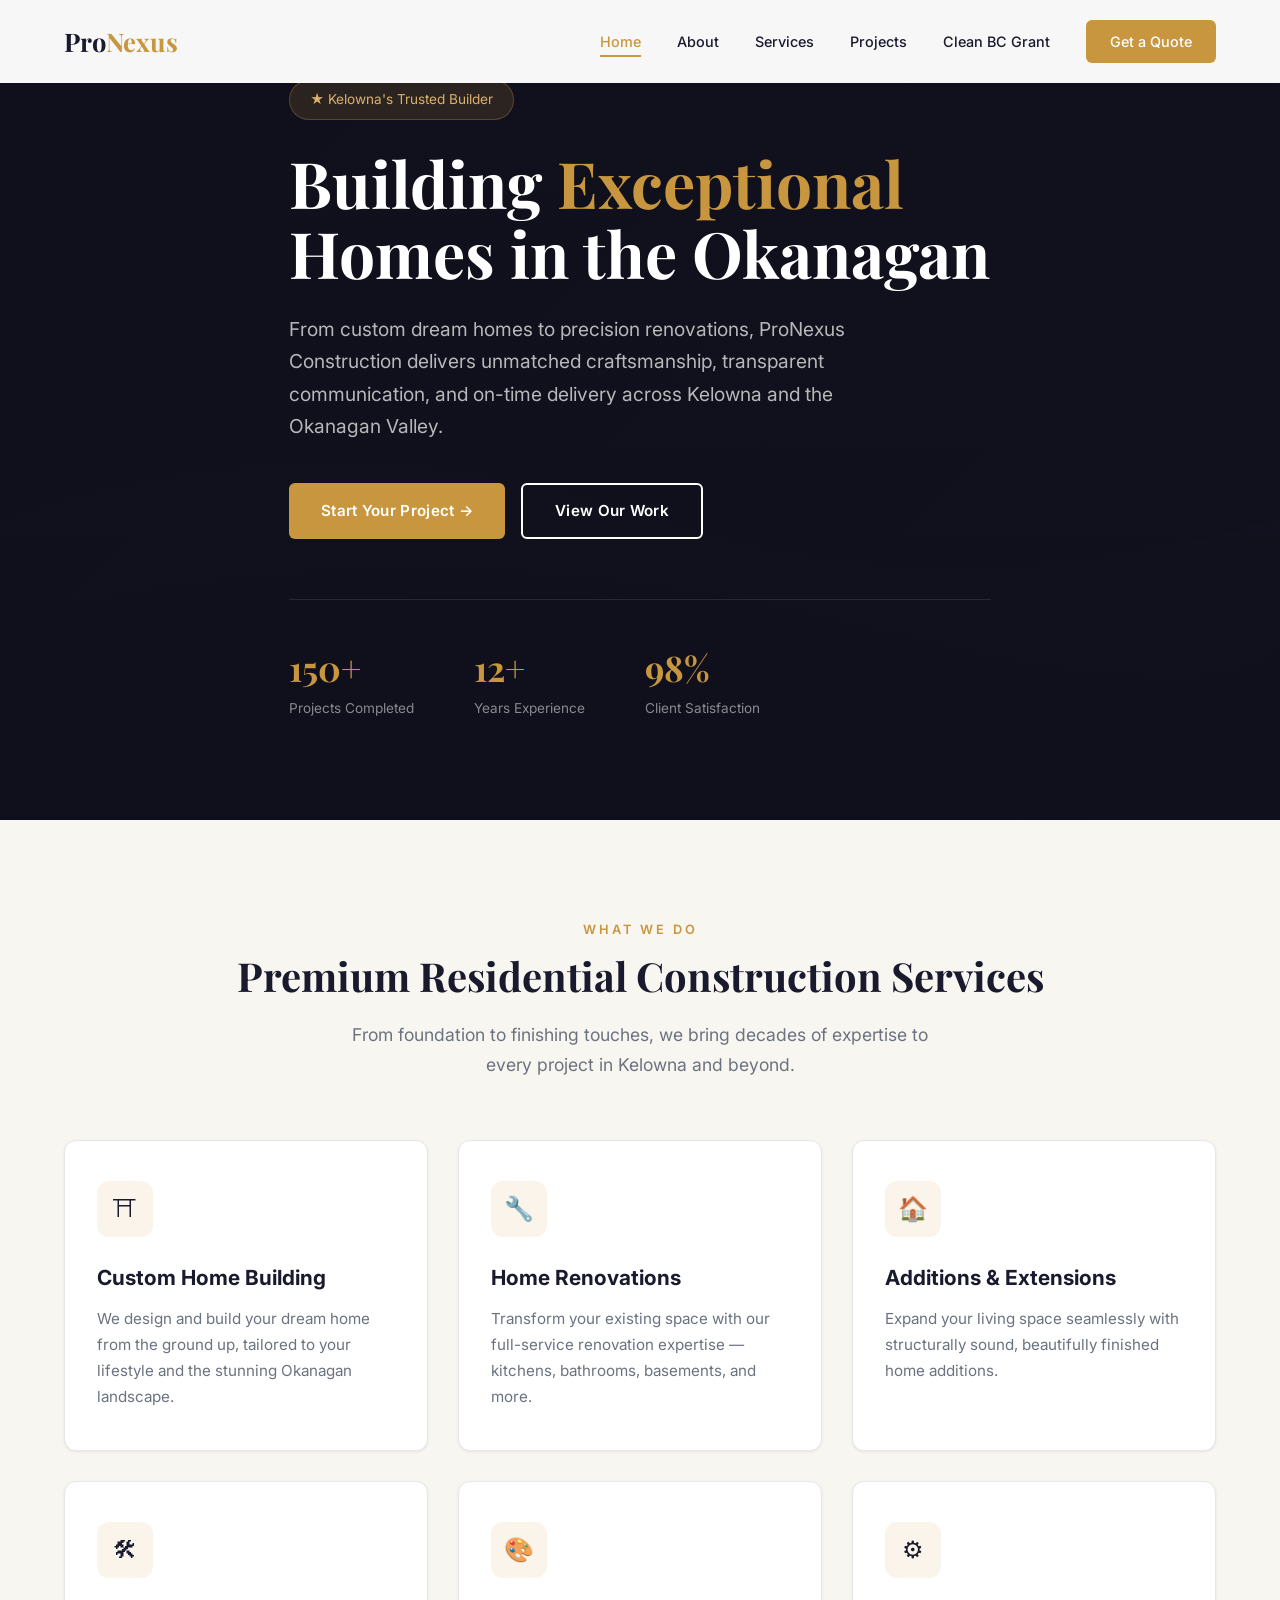
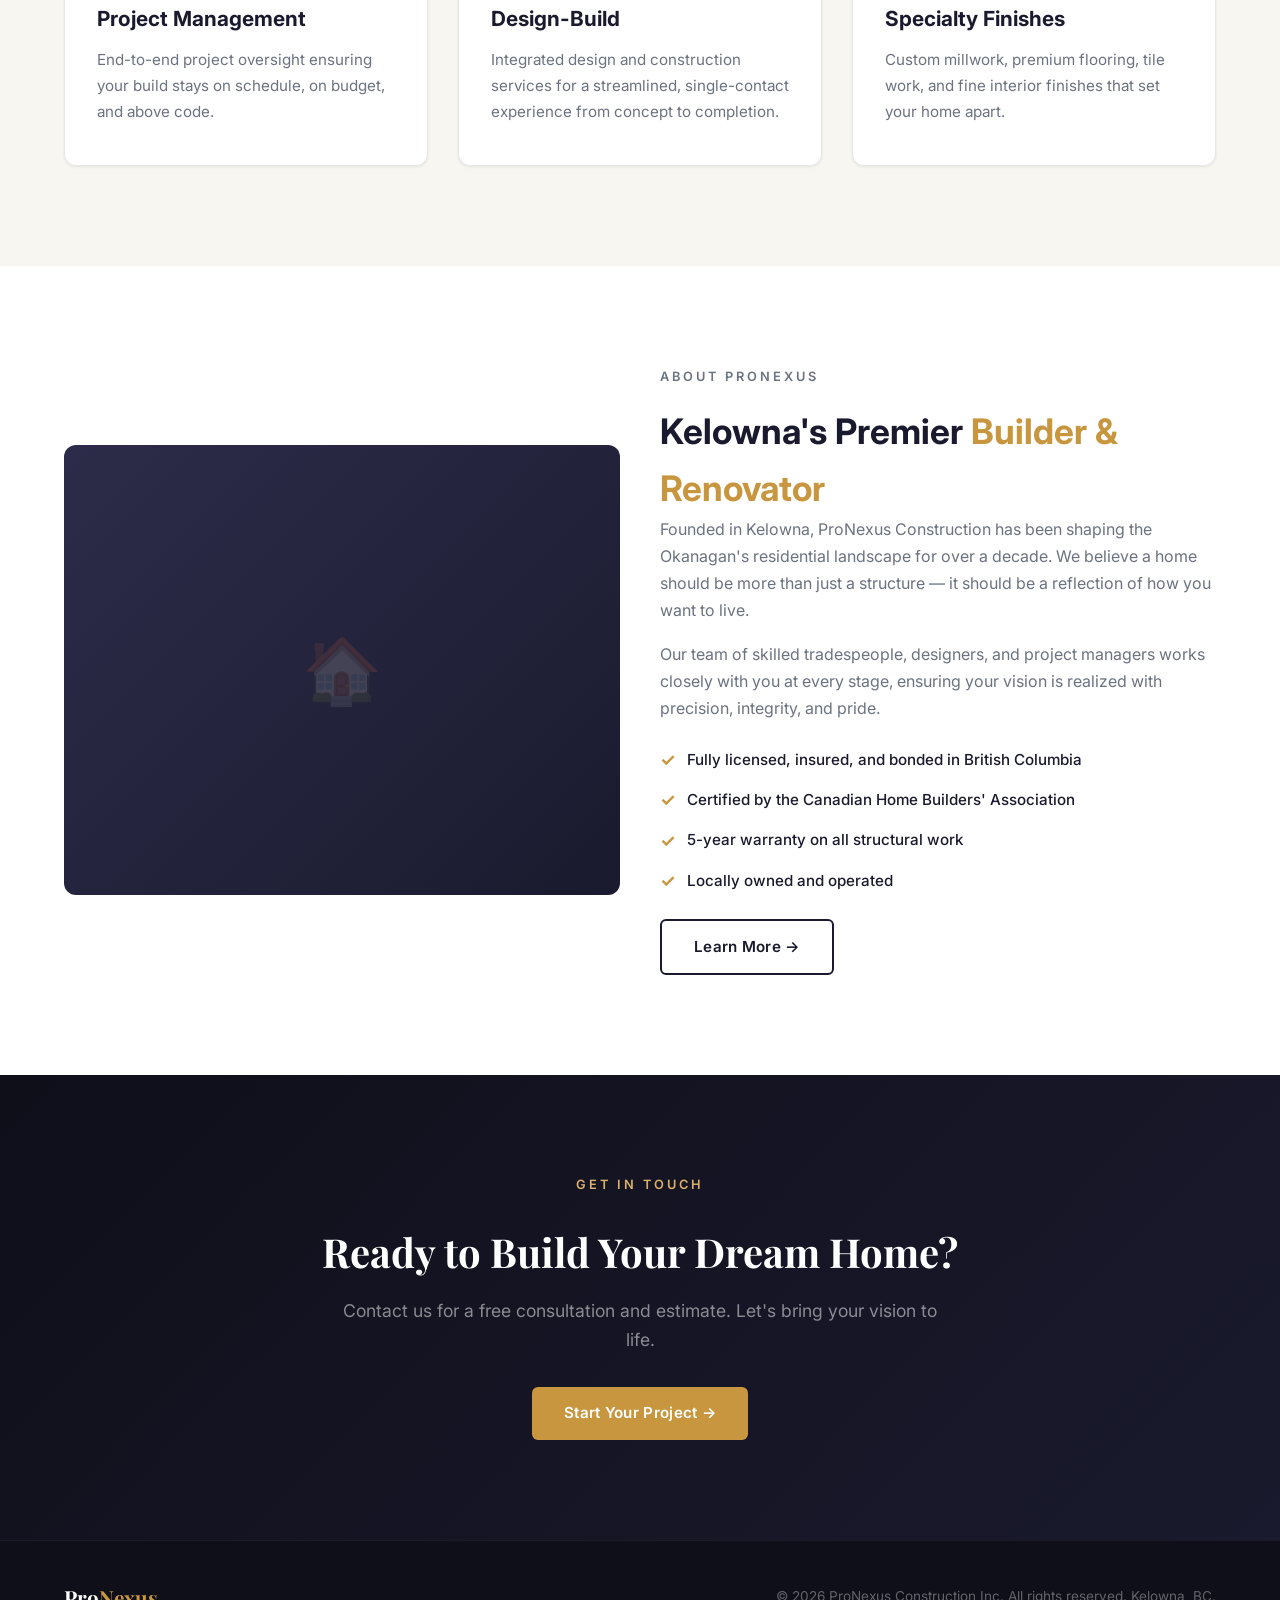
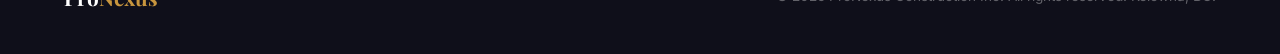
<file: index.html>
<!DOCTYPE html>
<html lang="en">
<head>
  <meta charset="UTF-8"/>
  <meta name="viewport" content="width=device-width, initial-scale=1.0"/>
  <title>ProNexus Construction | Kelowna BC - Custom Homes & Renovations</title>
  <meta name="description" content="ProNexus Construction: Kelowna's premier custom home builder and renovation experts. Quality craftsmanship, transparent pricing, on-time delivery."/>
  <link rel="preconnect" href="https://fonts.googleapis.com"/>
  <link href="https://fonts.googleapis.com/css2?family=Inter:wght@400;500;600;700;800;900&family=Playfair+Display:wght@500;600;700&display=swap" rel="stylesheet"/>
  <link rel="stylesheet" href="styles.css"/>
  <style>
    .hero {
      min-height: 90vh; position: relative;
      display: flex; align-items: center;
      background: linear-gradient(135deg, var(--clr-darker) 0%, var(--clr-dark) 100%);
      overflow: hidden; margin-top: -80px; padding-top: 80px;
    }
    .hero-bg { position: absolute; inset: 0; opacity: 0.4;
      background: url('data:image/svg+xml,<svg xmlns="http://www.w3.org/2000/svg" viewBox="0 0 1200 800"><rect fill="%231a1a2e" width="1200" height="800"/><path fill="%23222244" d="M0 500 Q 300 400 600 500 T 1200 500 L 1200 800 L 0 800 Z"/><path fill="%231b1b38" d="M0 600 Q 400 500 800 600 T 1200 600 L 1200 800 L 0 800 Z"/></svg>') center/cover no-repeat;
    }
    .hero-overlay { position: absolute; inset: 0;
      background: linear-gradient(rgba(15,15,26,.7), rgba(15,15,26,.9));
    }
    .hero-content { position: relative; z-index: 2; max-width: 750px; }
    .hero-badge {
      display: inline-flex; align-items: center; gap: 8px;
      background: rgba(200,150,62,.15); border: 1px solid rgba(200,150,62,.3);
      padding: 8px 20px; border-radius: 50px;
      font-size: 0.85rem; color: var(--clr-primary-light); margin-bottom: 28px;
    }
    .hero h1 {
      font-family: var(--ff-display); font-size: 4rem; font-weight: 700;
      color: var(--clr-white); line-height: 1.1; margin-bottom: 24px;
    }
    .hero h1 span { color: var(--clr-primary); }
    .hero p {
      font-size: 1.2rem; color: rgba(255,255,255,.7);
      line-height: 1.7; margin-bottom: 40px; max-width: 560px;
    }
    .hero-actions { display: flex; gap: 16px; flex-wrap: wrap; }
    .hero-stats {
      display: flex; gap: 60px; margin-top: 60px; padding-top: 40px;
      border-top: 1px solid rgba(255,255,255,.1);
    }
    .hero-stat h3 { font-family: var(--ff-display); font-size: 2.2rem; color: var(--clr-primary); }
    .hero-stat p { font-size: 0.85rem; color: rgba(255,255,255,.5); margin: 0; }

    .home-services { background: var(--clr-light); }
    .service-icon {
      width: 56px; height: 56px; border-radius: 12px;
      background: rgba(200,150,62,.1); display: flex; align-items: center; justify-content: center;
      margin-bottom: 24px; font-size: 1.5rem;
    }
    .service-card h3 { font-size: 1.3rem; font-weight: 700; margin-bottom: 12px; }
    .service-card p { color: var(--clr-gray); font-size: 0.95rem; line-height: 1.7; }

    .home-about { background: var(--clr-white); }
    .home-about .grid-2 { align-items: center; }
    .about-image-placeholder {
      width: 100%; height: 450px; border-radius: 12px;
      background: linear-gradient(135deg, #2c2c4a 0%, #1a1a2e 100%);
      display: flex; align-items: center; justify-content: center;
      color: rgba(255,255,255,.15); font-size: 4rem;
    }
    .home-about h2 { font-size: 2.2rem; }
    .home-about p { color: var(--clr-gray); margin-bottom: 16px; line-height: 1.7; }
    .about-features { margin-top: 24px; display: grid; gap: 12px; }
    .about-features li {
      display: flex; align-items: center; gap: 12px;
      font-weight: 500; font-size: 0.95rem;
    }
    .about-features li::before {
      content: '\2713'; color: var(--clr-primary); font-weight: 700; font-size: 1.1rem;
    }

    .home-cta {
      background: linear-gradient(135deg, var(--clr-darker) 0%, var(--clr-dark) 100%);
      text-align: center; color: var(--clr-white);
    }
    .home-cta h2 { color: var(--clr-white); }
    .home-cta p { color: rgba(255,255,255,.5); margin: 0 auto 32px; }

    @media (max-width: 768px) {
      .hero { min-height: 80vh; }
      .hero h1 { font-size: 2.5rem; }
      .hero p { font-size: 1rem; }
      .hero-stats { gap: 30px; flex-wrap: wrap; }
      .hero-stat h3 { font-size: 1.6rem; }
      .home-about h2 { font-size: 1.8rem; }
      .about-image-placeholder { height: 280px; }
    }
    @media (max-width: 480px) {
      .hero h1 { font-size: 2rem; }
      .hero-actions { flex-direction: column; }
      .hero-stats { gap: 20px; }
    }
  </style>
</head>
<body>
  <nav>
    <div class="container nav-inner">
      <a href="index.html" class="logo">Pro<span>Nexus</span></a>
      <div class="nav-links" id="navLinks">
        <a href="index.html" class="active">Home</a>
        <a href="about.html">About</a>
        <a href="services.html">Services</a>
        <a href="projects.html">Projects</a>
        <a href="clean-bc-homes.html">Clean BC Grant</a>
        <a href="contact.html" class="nav-cta">Get a Quote</a>
      </div>
      <button class="hamburger" id="hamburger" aria-label="Toggle navigation">
        <span></span><span></span><span></span>
      </button>
    </div>
  </nav>

  <section class="hero">
    <div class="hero-bg"></div>
    <div class="hero-overlay"></div>
    <div class="container hero-content">
      <div class="hero-badge">&#9733; Kelowna's Trusted Builder</div>
      <h1>Building <span>Exceptional</span> Homes in the Okanagan</h1>
      <p>From custom dream homes to precision renovations, ProNexus Construction delivers unmatched craftsmanship, transparent communication, and on-time delivery across Kelowna and the Okanagan Valley.</p>
      <div class="hero-actions">
        <a href="contact.html" class="btn btn-primary">Start Your Project &#8594;</a>
        <a href="projects.html" class="btn btn-outline">View Our Work</a>
      </div>
      <div class="hero-stats">
        <div class="hero-stat"><h3>150+</h3><p>Projects Completed</p></div>
        <div class="hero-stat"><h3>12+</h3><p>Years Experience</p></div>
        <div class="hero-stat"><h3>98%</h3><p>Client Satisfaction</p></div>
      </div>
    </div>
  </section>

  <section class="home-services">
    <div class="container">
      <div class="section-header">
        <p class="section-label">What We Do</p>
        <h2 class="section-title">Premium Residential Construction Services</h2>
        <p class="section-desc">From foundation to finishing touches, we bring decades of expertise to every project in Kelowna and beyond.</p>
      </div>
      <div class="grid-3">
        <div class="card service-card fade-in">
          <div class="service-icon">&#9961;</div>
          <h3>Custom Home Building</h3>
          <p>We design and build your dream home from the ground up, tailored to your lifestyle and the stunning Okanagan landscape.</p>
        </div>
        <div class="card service-card fade-in">
          <div class="service-icon">&#128295;</div>
          <h3>Home Renovations</h3>
          <p>Transform your existing space with our full-service renovation expertise &mdash; kitchens, bathrooms, basements, and more.</p>
        </div>
        <div class="card service-card fade-in">
          <div class="service-icon">&#127968;</div>
          <h3>Additions &amp; Extensions</h3>
          <p>Expand your living space seamlessly with structurally sound, beautifully finished home additions.</p>
        </div>
        <div class="card service-card fade-in">
          <div class="service-icon">&#128736;</div>
          <h3>Project Management</h3>
          <p>End-to-end project oversight ensuring your build stays on schedule, on budget, and above code.</p>
        </div>
        <div class="card service-card fade-in">
          <div class="service-icon">&#127912;</div>
          <h3>Design-Build</h3>
          <p>Integrated design and construction services for a streamlined, single-contact experience from concept to completion.</p>
        </div>
        <div class="card service-card fade-in">
          <div class="service-icon">&#9881;</div>
          <h3>Specialty Finishes</h3>
          <p>Custom millwork, premium flooring, tile work, and fine interior finishes that set your home apart.</p>
        </div>
      </div>
    </div>
  </section>

  <section class="home-about">
    <div class="container grid-2">
      <div class="about-image-placeholder">&#127968;</div>
      <div>
        <p class="section-label">About ProNexus</p>
        <h2>Kelowna's Premier <span style="color:var(--clr-primary)">Builder &amp; Renovator</span></h2>
        <p>Founded in Kelowna, ProNexus Construction has been shaping the Okanagan's residential landscape for over a decade. We believe a home should be more than just a structure &mdash; it should be a reflection of how you want to live.</p>
        <p>Our team of skilled tradespeople, designers, and project managers works closely with you at every stage, ensuring your vision is realized with precision, integrity, and pride.</p>
        <ul class="about-features">
          <li>Fully licensed, insured, and bonded in British Columbia</li>
          <li>Certified by the Canadian Home Builders' Association</li>
          <li>5-year warranty on all structural work</li>
          <li>Locally owned and operated</li>
        </ul>
        <a href="about.html" class="btn btn-outline-dark" style="margin-top:24px">Learn More &#8594;</a>
      </div>
    </div>
  </section>

  <section class="home-cta">
    <div class="container">
      <p class="section-label" style="color:var(--clr-primary-light)">Get In Touch</p>
      <h2 class="section-title" style="color:var(--clr-white)">Ready to Build Your Dream Home?</h2>
      <p class="section-desc">Contact us for a free consultation and estimate. Let's bring your vision to life.</p>
      <a href="contact.html" class="btn btn-primary">Start Your Project &#8594;</a>
    </div>
  </section>

  <footer>
    <div class="container footer-inner">
      <a href="index.html" class="logo">Pro<span>Nexus</span></a>
      <p>&copy; 2026 ProNexus Construction Inc. All rights reserved. Kelowna, BC.</p>
    </div>
  </footer>

  <script>
    document.getElementById('hamburger').addEventListener('click', function(){
      this.classList.toggle('active');
      document.getElementById('navLinks').classList.toggle('open');
    });
    document.querySelectorAll('.nav-links a').forEach(function(l){
      l.addEventListener('click', function(){
        document.getElementById('hamburger').classList.remove('active');
        document.getElementById('navLinks').classList.remove('open');
      });
    });
    var observer = new IntersectionObserver(function(entries){
      entries.forEach(function(e){
        if(e.isIntersecting){ e.target.classList.add('visible'); }
      });
    }, {threshold:0.1});
    document.querySelectorAll('.fade-in').forEach(function(el){ observer.observe(el); });
  </script>
</body>
</html>
</file>
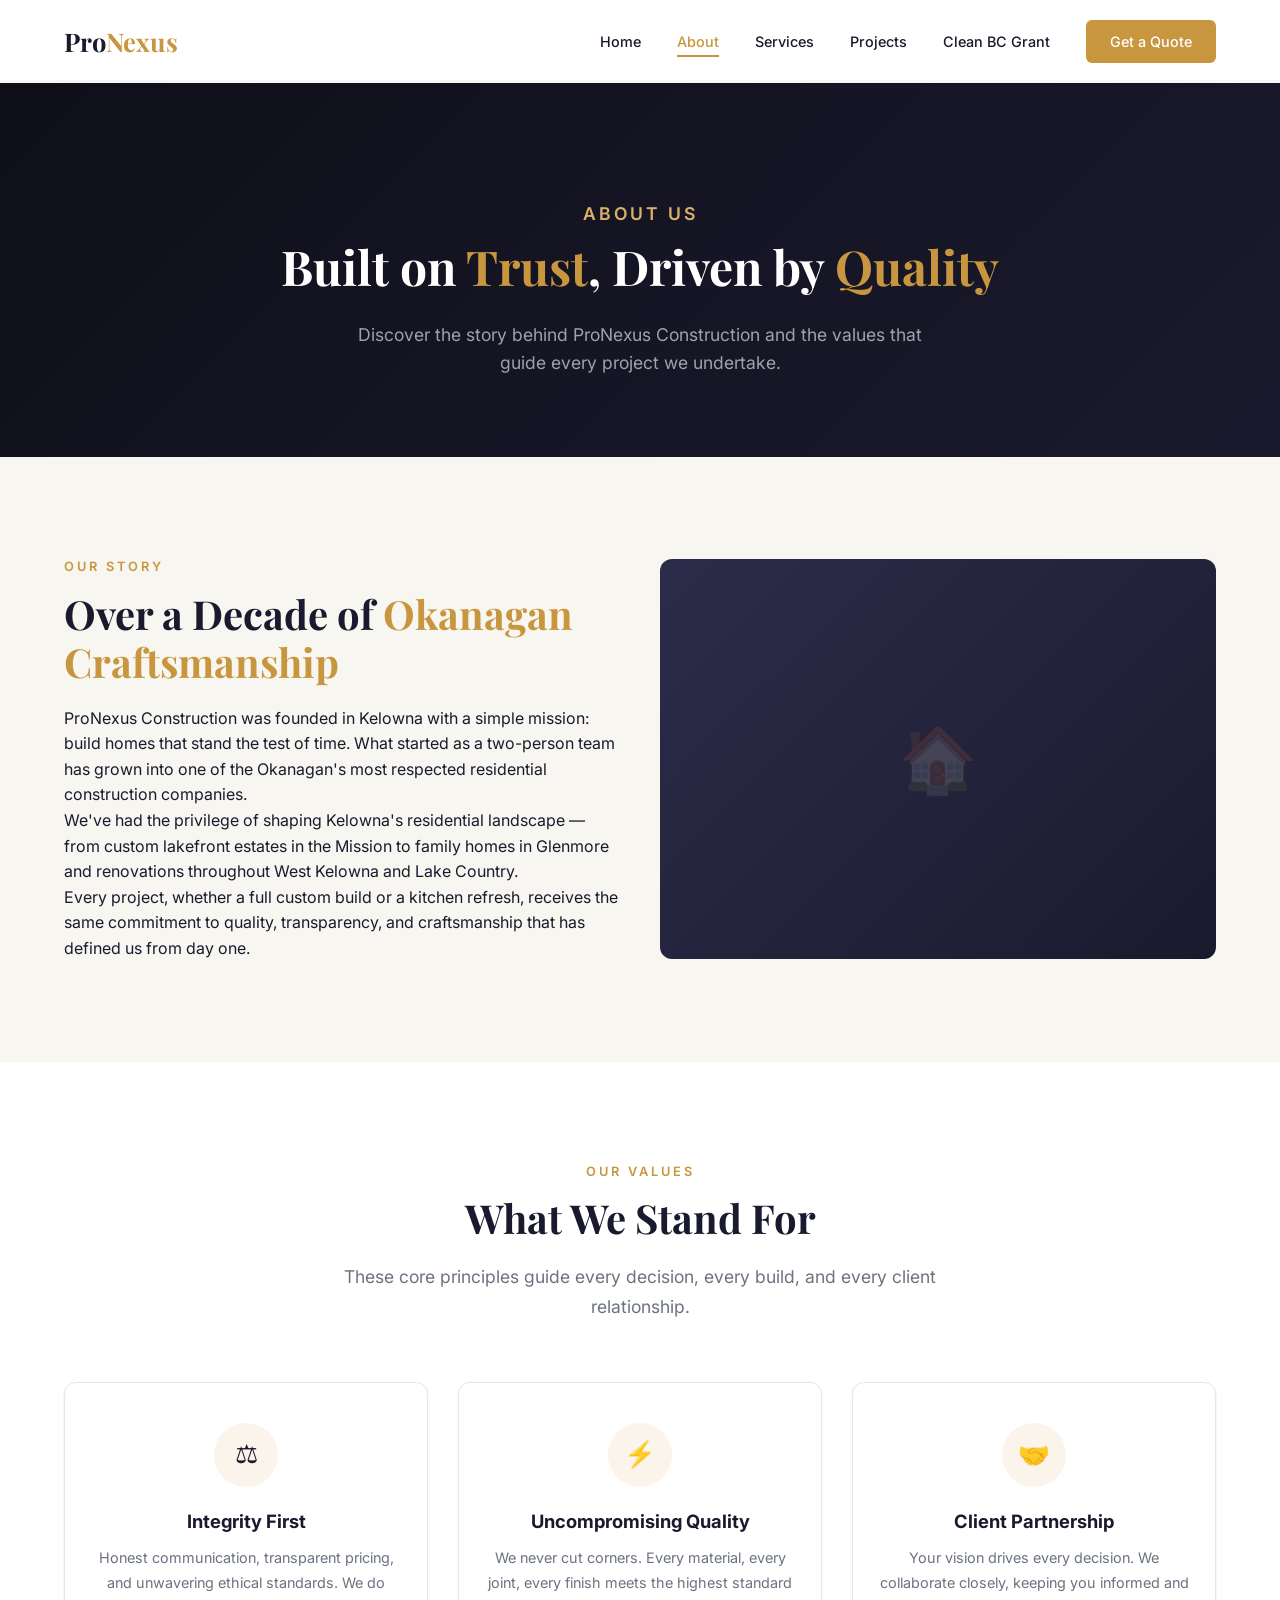
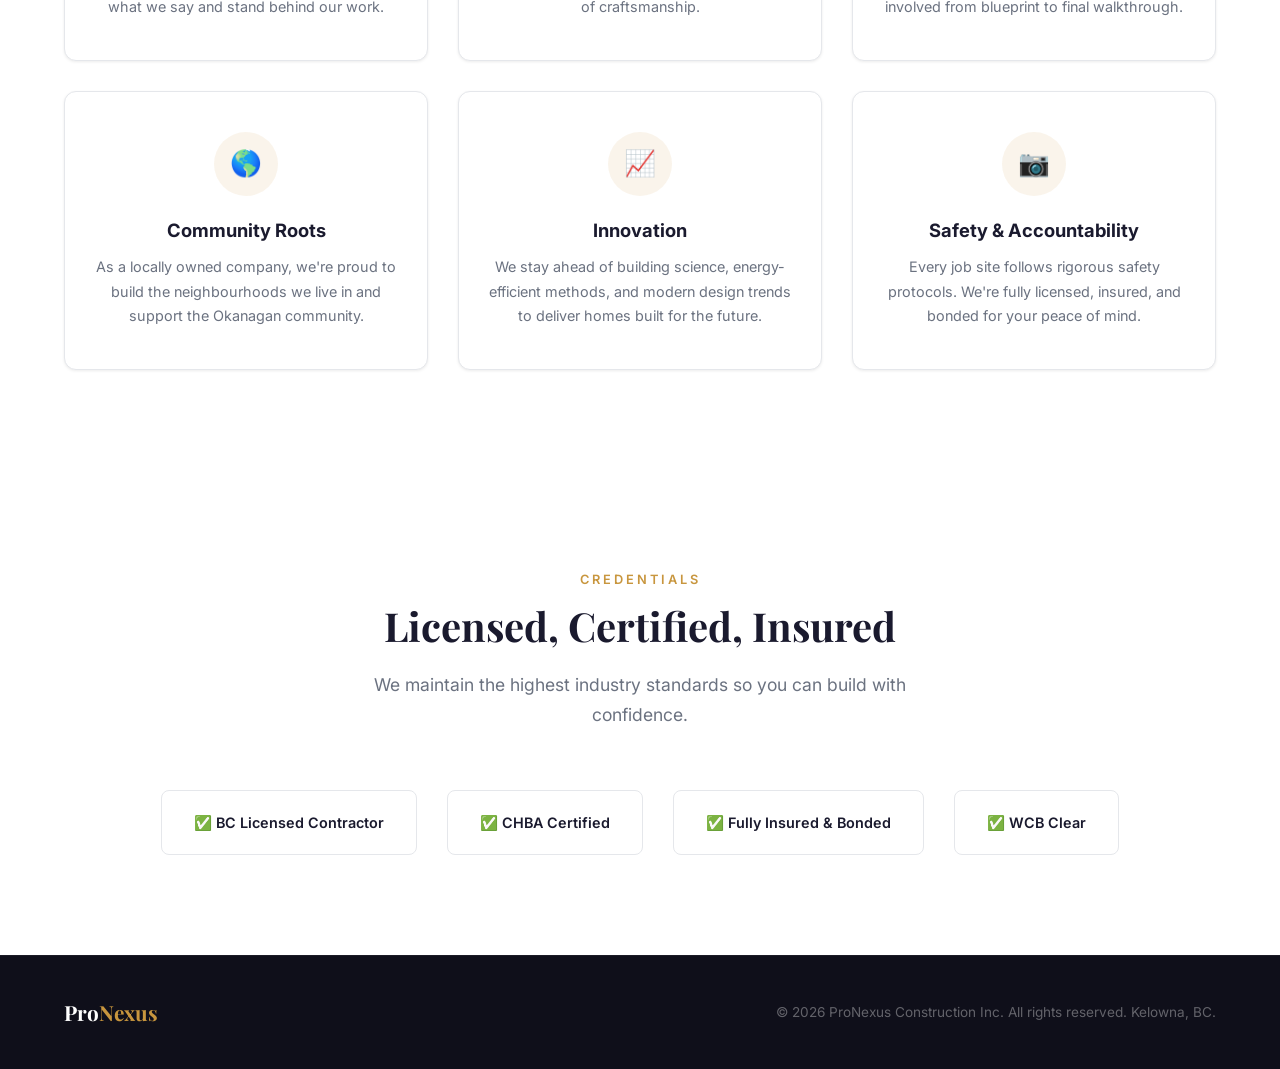
<file: about.html>
<!DOCTYPE html>
<html lang="en">
<head>
  <meta charset="UTF-8"/>
  <meta name="viewport" content="width=device-width, initial-scale=1.0"/>
  <title>About Us | ProNexus Construction - Kelowna BC</title>
  <meta name="description" content="Learn about ProNexus Construction - Kelowna's trusted custom home builder and renovation experts with over 12 years of experience."/>
  <link rel="preconnect" href="https://fonts.googleapis.com"/>
  <link href="https://fonts.googleapis.com/css2?family=Inter:wght@400;500;600;700;800;900&family=Playfair+Display:wght@500;600;700&display=swap" rel="stylesheet"/>
  <link rel="stylesheet" href="styles.css"/>
  <style>
    .about-mission { background: var(--clr-light); }
    .about-mission .grid-2 { align-items: center; }
    .about-image {
      width: 100%; height: 400px; border-radius: 12px;
      background: linear-gradient(135deg, #2c2c4a 0%, #1a1a2e 100%);
      display: flex; align-items: center; justify-content: center;
      color: rgba(255,255,255,.15); font-size: 4rem;
    }
    .values-grid { display: grid; grid-template-columns: repeat(3, 1fr); gap: 30px; }
    .value-card { text-align: center; padding: 40px 24px; }
    .value-icon {
      width: 64px; height: 64px; border-radius: 50%;
      background: rgba(200,150,62,.1); display: flex; align-items: center; justify-content: center;
      margin: 0 auto 20px; font-size: 1.6rem;
    }
    .value-card h3 { font-size: 1.15rem; font-weight: 700; margin-bottom: 10px; }
    .value-card p { color: var(--clr-gray); font-size: 0.9rem; line-height: 1.7; }

    .team-grid { display: grid; grid-template-columns: repeat(3, 1fr); gap: 30px; }
    .team-card { text-align: center; padding: 36px 24px; }
    .team-avatar {
      width: 96px; height: 96px; border-radius: 50%;
      background: var(--clr-border); display: flex; align-items: center; justify-content: center;
      margin: 0 auto 16px; font-weight: 700; font-size: 1.6rem; color: var(--clr-gray);
    }
    .team-card h3 { font-size: 1.1rem; font-weight: 700; }
    .team-card .role { color: var(--clr-primary); font-size: 0.85rem; font-weight: 600; margin: 4px 0 10px; }
    .team-card p { color: var(--clr-gray); font-size: 0.9rem; }

    .cert-badges { display: flex; gap: 30px; justify-content: center; flex-wrap: wrap; margin-top: 40px; }
    .cert-badge {
      background: var(--clr-white); border: 1px solid var(--clr-border);
      padding: 20px 32px; border-radius: 8px; font-weight: 600; font-size: 0.9rem;
      display: flex; align-items: center; gap: 10px;
    }

    @media (max-width: 768px) {
      .values-grid, .team-grid { grid-template-columns: 1fr; }
      .about-image { height: 250px; }
      .cert-badges { flex-direction: column; align-items: center; }
    }
  </style>
</head>
<body>
  <nav>
    <div class="container nav-inner">
      <a href="index.html" class="logo">Pro<span>Nexus</span></a>
      <div class="nav-links" id="navLinks">
        <a href="index.html">Home</a>
        <a href="about.html" class="active">About</a>
        <a href="services.html">Services</a>
        <a href="projects.html">Projects</a>
        <a href="clean-bc-homes.html">Clean BC Grant</a>
        <a href="contact.html" class="nav-cta">Get a Quote</a>
      </div>
      <button class="hamburger" id="hamburger" aria-label="Toggle navigation">
        <span></span><span></span><span></span>
      </button>
    </div>
  </nav>

  <section class="page-hero">
    <div class="container">
      <p class="section-label" style="color:var(--clr-primary-light)">About Us</p>
      <h1>Built on <span style="color:var(--clr-primary)">Trust</span>, Driven by <span style="color:var(--clr-primary)">Quality</span></h1>
      <p>Discover the story behind ProNexus Construction and the values that guide every project we undertake.</p>
    </div>
  </section>

  <section class="about-mission">
    <div class="container grid-2">
      <div>
        <p class="section-label">Our Story</p>
        <h2 class="section-title">Over a Decade of <span style="color:var(--clr-primary)">Okanagan Craftsmanship</span></h2>
        <p>ProNexus Construction was founded in Kelowna with a simple mission: build homes that stand the test of time. What started as a two-person team has grown into one of the Okanagan's most respected residential construction companies.</p>
        <p>We've had the privilege of shaping Kelowna's residential landscape &mdash; from custom lakefront estates in the Mission to family homes in Glenmore and renovations throughout West Kelowna and Lake Country.</p>
        <p>Every project, whether a full custom build or a kitchen refresh, receives the same commitment to quality, transparency, and craftsmanship that has defined us from day one.</p>
      </div>
      <div class="about-image">&#127968;</div>
    </div>
  </section>

  <section>
    <div class="container">
      <div class="section-header">
        <p class="section-label">Our Values</p>
        <h2 class="section-title">What We Stand For</h2>
        <p class="section-desc">These core principles guide every decision, every build, and every client relationship.</p>
      </div>
      <div class="values-grid">
        <div class="card value-card fade-in">
          <div class="value-icon">&#9878;</div>
          <h3>Integrity First</h3>
          <p>Honest communication, transparent pricing, and unwavering ethical standards. We do what we say and stand behind our work.</p>
        </div>
        <div class="card value-card fade-in">
          <div class="value-icon">&#9889;</div>
          <h3>Uncompromising Quality</h3>
          <p>We never cut corners. Every material, every joint, every finish meets the highest standard of craftsmanship.</p>
        </div>
        <div class="card value-card fade-in">
          <div class="value-icon">&#129309;</div>
          <h3>Client Partnership</h3>
          <p>Your vision drives every decision. We collaborate closely, keeping you informed and involved from blueprint to final walkthrough.</p>
        </div>
        <div class="card value-card fade-in">
          <div class="value-icon">&#127758;</div>
          <h3>Community Roots</h3>
          <p>As a locally owned company, we're proud to build the neighbourhoods we live in and support the Okanagan community.</p>
        </div>
        <div class="card value-card fade-in">
          <div class="value-icon">&#128200;</div>
          <h3>Innovation</h3>
          <p>We stay ahead of building science, energy-efficient methods, and modern design trends to deliver homes built for the future.</p>
        </div>
        <div class="card value-card fade-in">
          <div class="value-icon">&#128247;</div>
          <h3>Safety &amp; Accountability</h3>
          <p>Every job site follows rigorous safety protocols. We're fully licensed, insured, and bonded for your peace of mind.</p>
        </div>
      </div>
    </div>
  </section>



  <section>
    <div class="container">
      <div class="section-header">
        <p class="section-label">Credentials</p>
        <h2 class="section-title">Licensed, Certified, Insured</h2>
        <p class="section-desc">We maintain the highest industry standards so you can build with confidence.</p>
      </div>
      <div class="cert-badges">
        <div class="cert-badge">&#9989; BC Licensed Contractor</div>
        <div class="cert-badge">&#9989; CHBA Certified</div>
        <div class="cert-badge">&#9989; Fully Insured &amp; Bonded</div>
        <div class="cert-badge">&#9989; WCB Clear</div>
      </div>
    </div>
  </section>

  <footer>
    <div class="container footer-inner">
      <a href="index.html" class="logo">Pro<span>Nexus</span></a>
      <p>&copy; 2026 ProNexus Construction Inc. All rights reserved. Kelowna, BC.</p>
    </div>
  </footer>

  <script>
    document.getElementById('hamburger').addEventListener('click', function(){
      this.classList.toggle('active');
      document.getElementById('navLinks').classList.toggle('open');
    });
    document.querySelectorAll('.nav-links a').forEach(function(l){
      l.addEventListener('click', function(){
        document.getElementById('hamburger').classList.remove('active');
        document.getElementById('navLinks').classList.remove('open');
      });
    });
    var observer = new IntersectionObserver(function(entries){
      entries.forEach(function(e){
        if(e.isIntersecting){ e.target.classList.add('visible'); }
      });
    }, {threshold:0.1});
    document.querySelectorAll('.fade-in').forEach(function(el){ observer.observe(el); });
  </script>
</body>
</html>
</file>
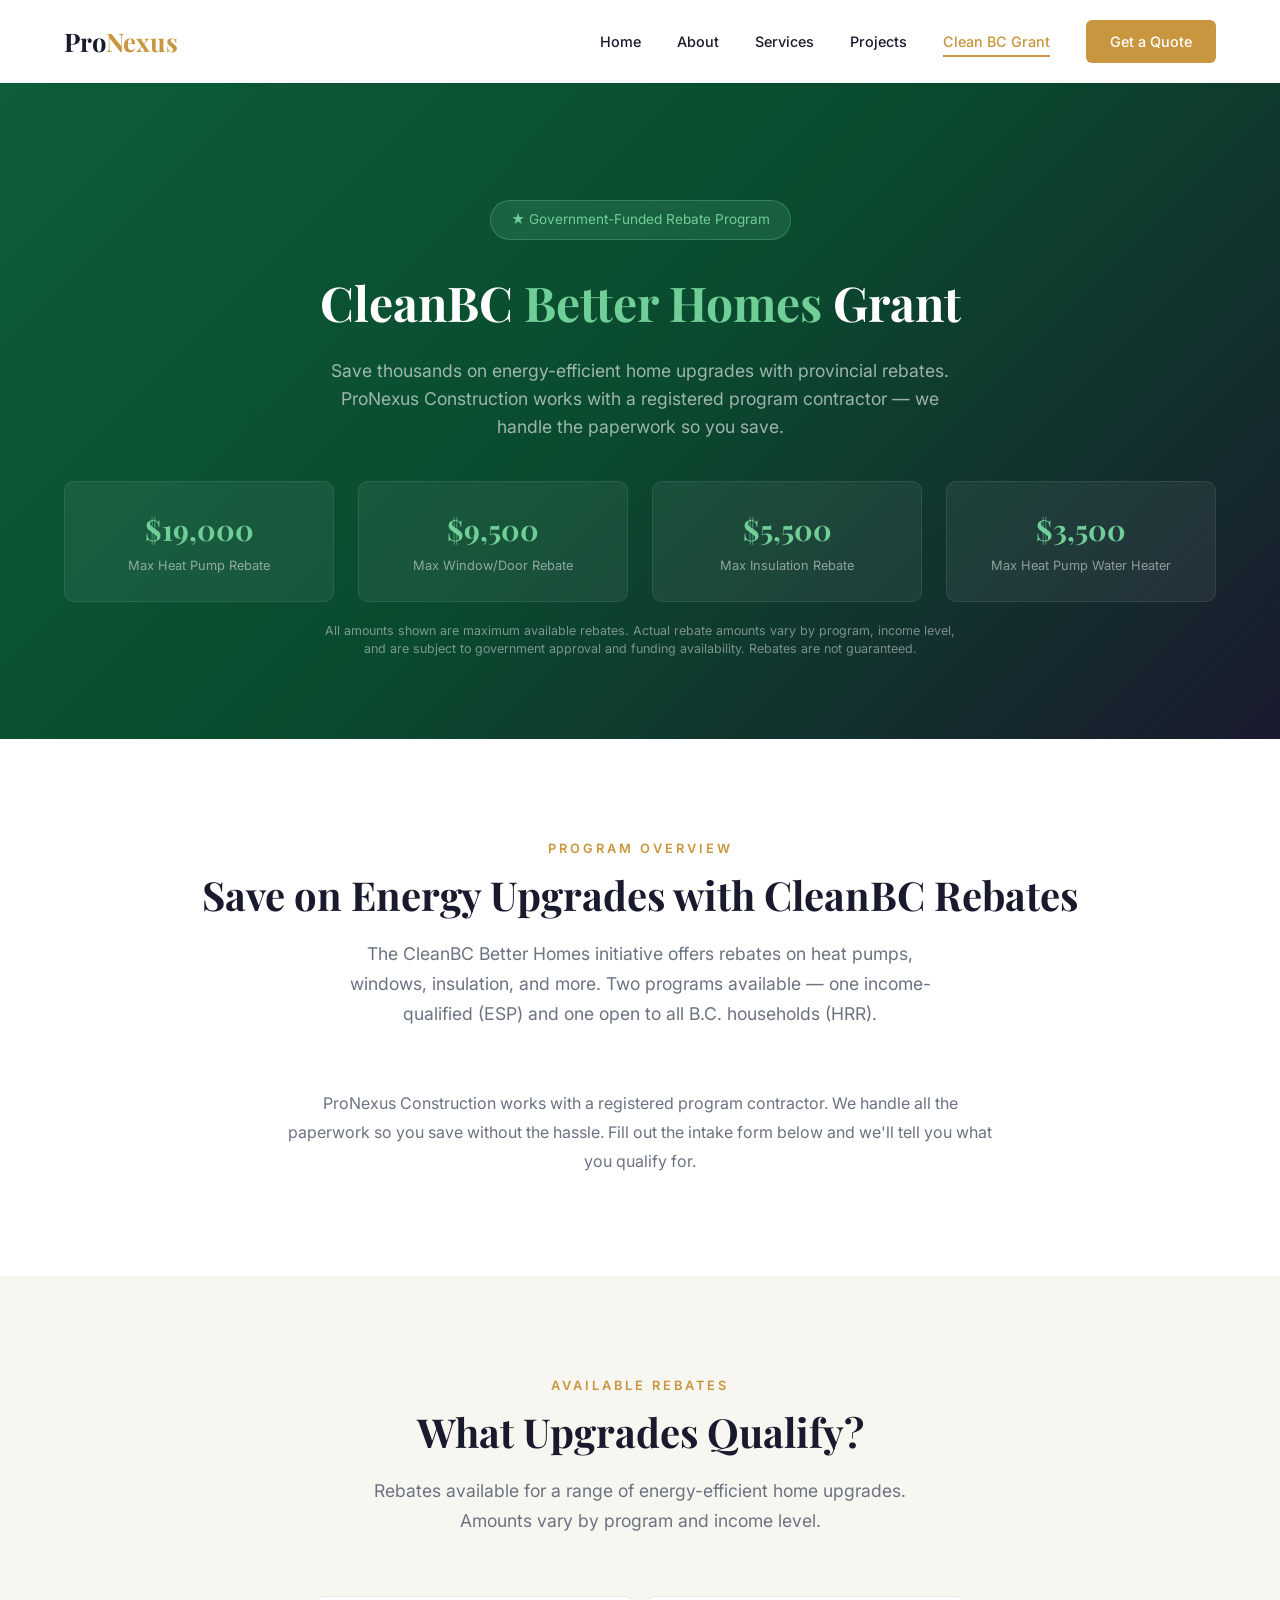
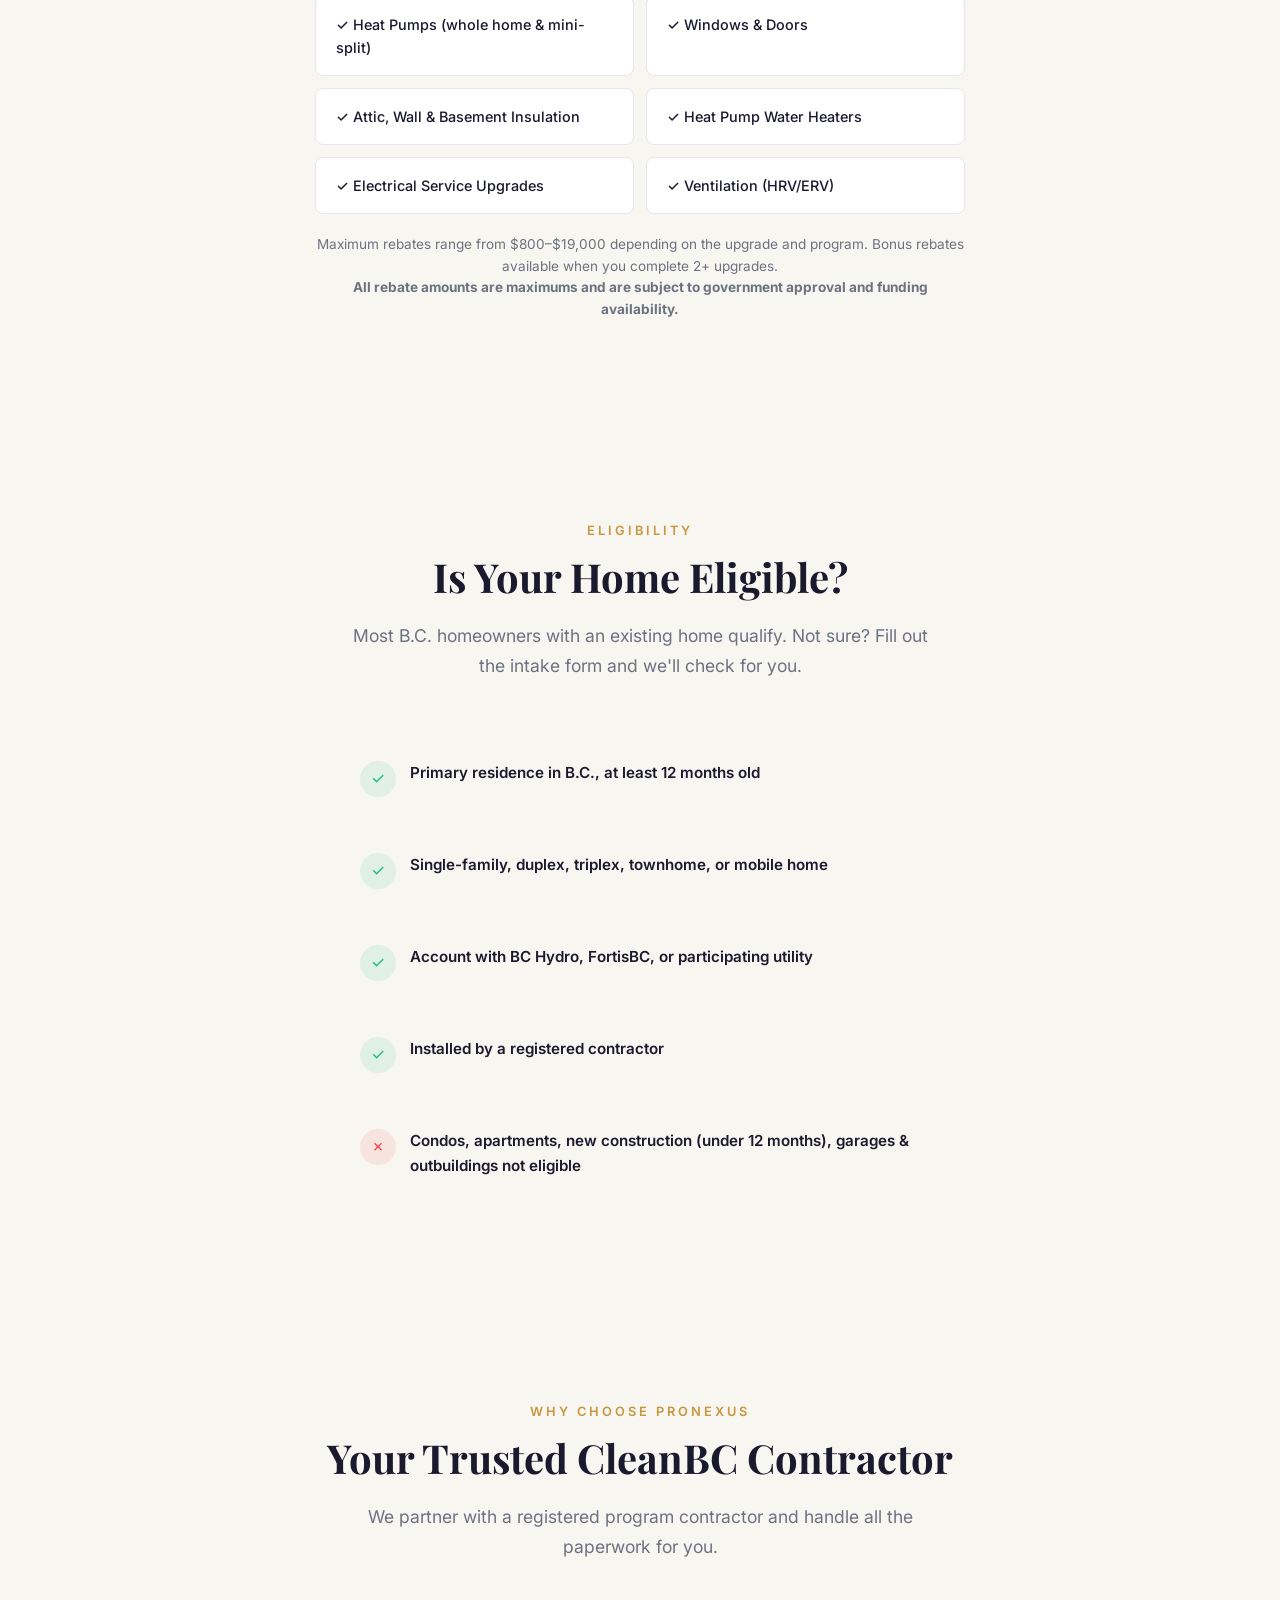
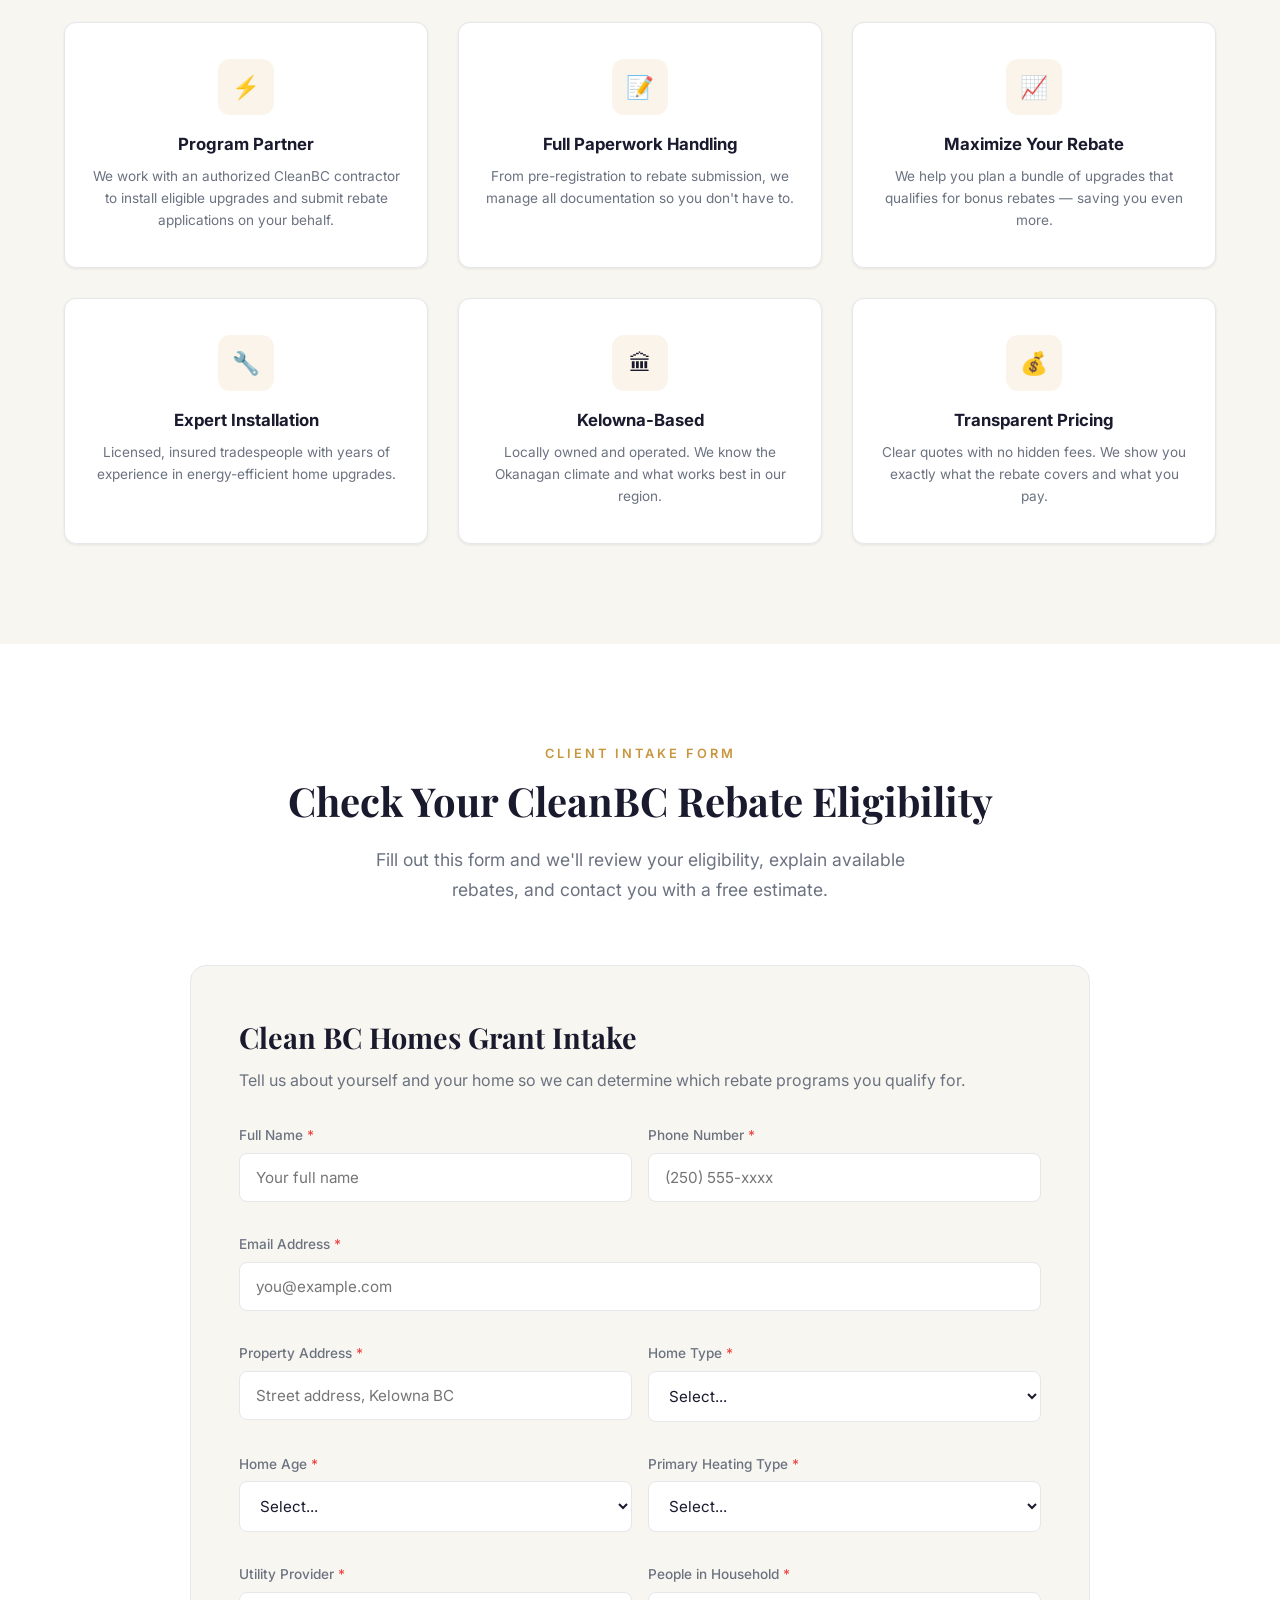
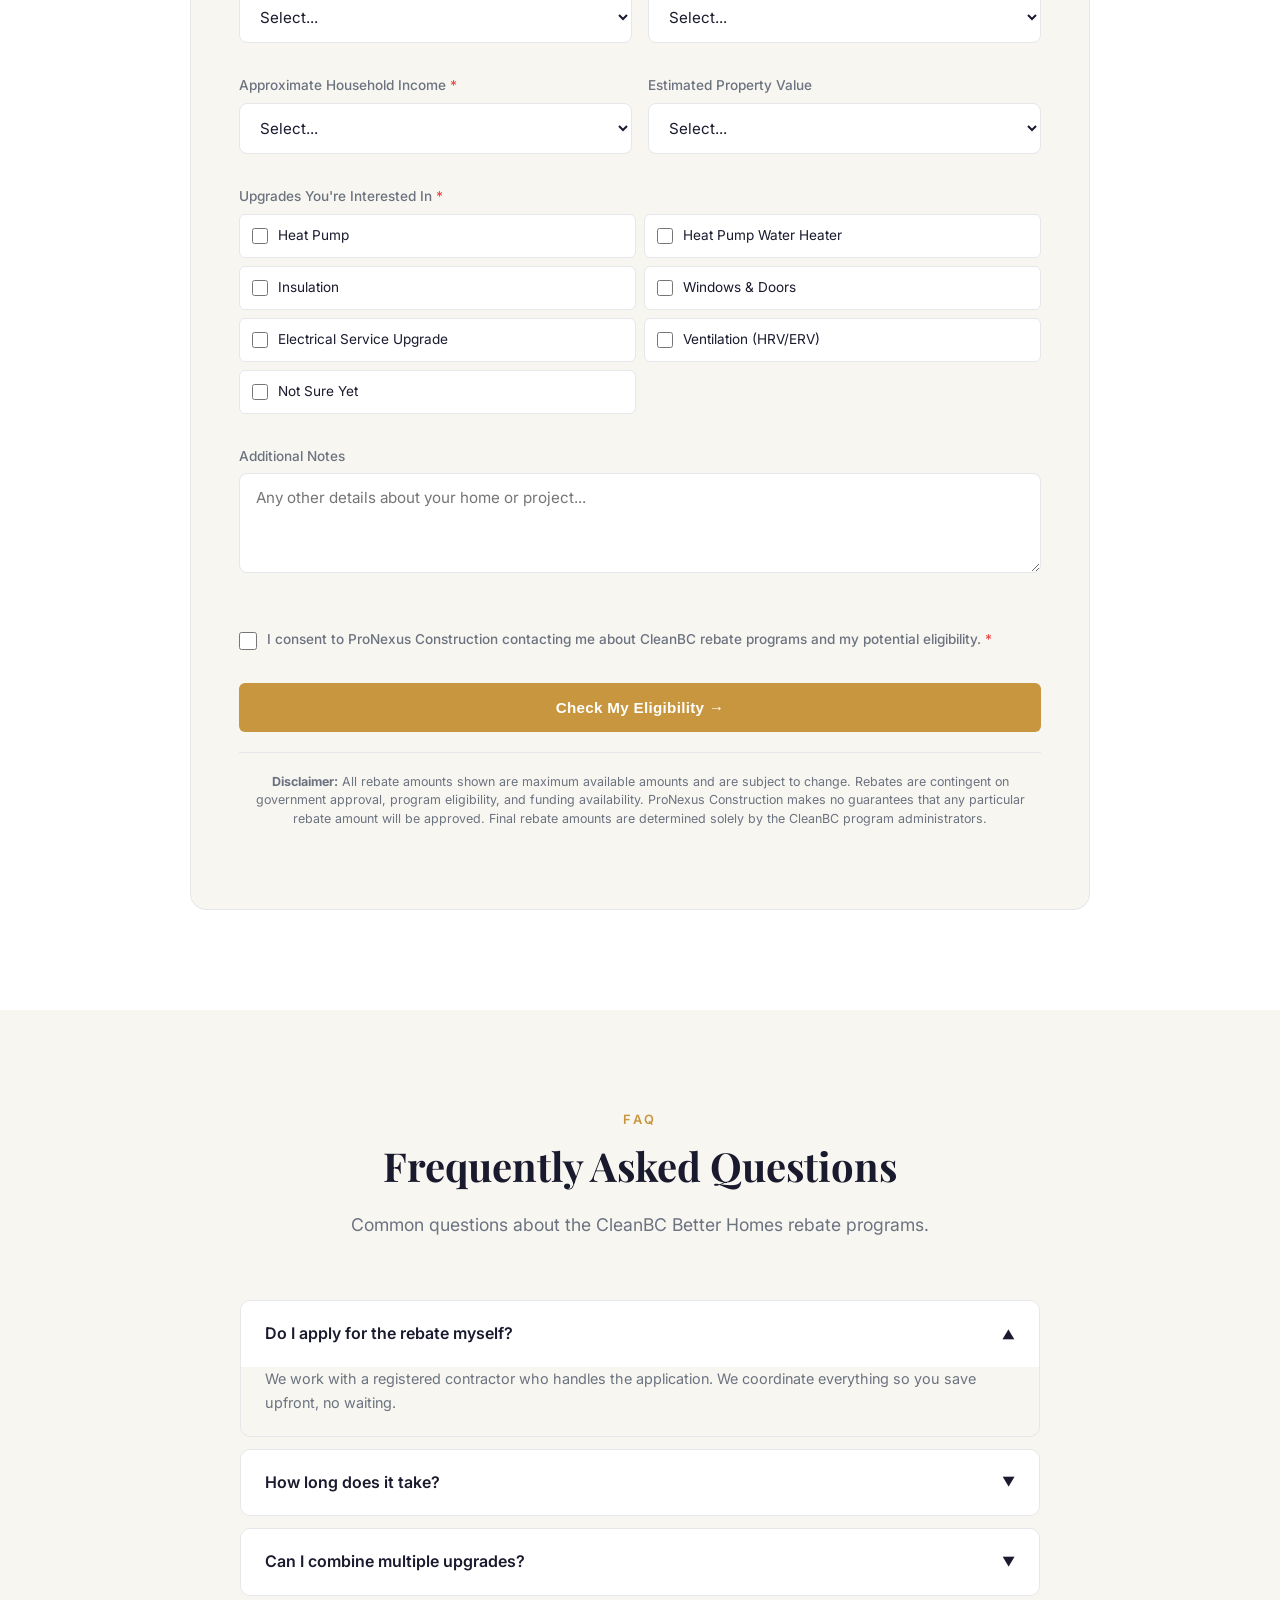
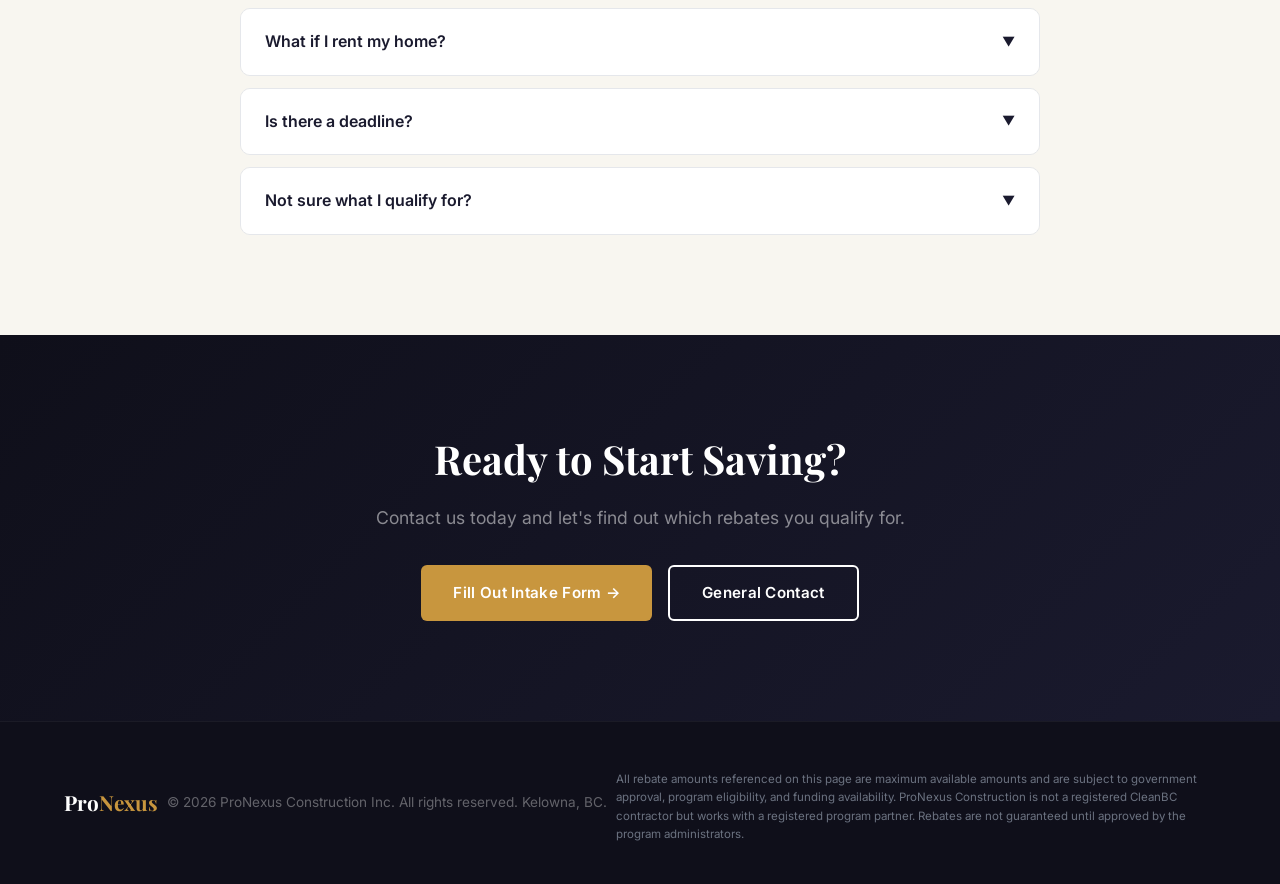
<file: clean-bc-homes.html>
<!DOCTYPE html>
<html lang="en">
<head>
  <meta charset="UTF-8"/>
  <meta name="viewport" content="width=device-width, initial-scale=1.0"/>
  <title>Clean BC Homes Grant | ProNexus Construction - Kelowna BC</title>
  <meta name="description" content="Learn about CleanBC Better Homes rebate programs and save on energy-efficient upgrades. ProNexus Construction works with a registered program contractor in Kelowna BC."/>
  <link rel="preconnect" href="https://fonts.googleapis.com"/>
  <link href="https://fonts.googleapis.com/css2?family=Inter:wght@400;500;600;700;800;900&family=Playfair+Display:wght@500;600;700&display=swap" rel="stylesheet"/>
  <link rel="stylesheet" href="styles.css"/>
  <style>
    .program-hero {
      background: linear-gradient(135deg, #0d5e3a 0%, #0a4a2e 50%, #1a1a2e 100%);
      padding: 120px 0 80px; text-align: center; color: var(--clr-white);
    }
    .program-hero h1 { font-family: var(--ff-display); font-size: 3rem; margin-bottom: 16px; }
    .program-hero h1 span { color: #6fcf97; }
    .program-hero p { color: rgba(255,255,255,.6); font-size: 1.1rem; max-width: 650px; margin: 0 auto; }
    .program-hero .hero-badge {
      display: inline-flex; align-items: center; gap: 8px;
      background: rgba(111,207,151,.15); border: 1px solid rgba(111,207,151,.3);
      padding: 8px 20px; border-radius: 50px;
      font-size: 0.85rem; color: #6fcf97; margin-bottom: 24px;
    }

    .quick-stats { display: grid; grid-template-columns: repeat(4, 1fr); gap: 24px; margin-top: 40px; }
    .quick-stat {
      background: rgba(255,255,255,.06); border: 1px solid rgba(255,255,255,.08);
      padding: 24px; border-radius: 10px; text-align: center;
    }
    .quick-stat h3 { font-family: var(--ff-display); font-size: 1.8rem; color: #6fcf97; margin-bottom: 4px; }
    .quick-stat p { font-size: 0.8rem; color: rgba(255,255,255,.5); margin: 0; }

    .program-info-grid { display: grid; grid-template-columns: 1fr 1fr; gap: 40px; margin-bottom: 60px; }
    .info-card {
      background: var(--clr-light); border-radius: 12px; padding: 40px 32px;
      border-left: 4px solid var(--clr-primary);
    }
    .info-card.esp { border-left-color: #0d5e3a; }
    .info-card.hrr { border-left-color: #c8963e; }
    .info-card h3 { font-size: 1.3rem; font-weight: 700; margin-bottom: 12px; }
    .info-card h3 small { font-size: 0.75rem; font-weight: 500; color: var(--clr-gray-light); display: block; margin-top: 2px; }
    .info-card p { color: var(--clr-gray); font-size: 0.95rem; line-height: 1.7; margin-bottom: 12px; }
    .info-card ul { list-style: disc; padding-left: 20px; }
    .info-card ul li { color: var(--clr-gray); font-size: 0.9rem; margin-bottom: 6px; line-height: 1.5; }
    .info-card .rebate-amount { font-family: var(--ff-display); font-size: 2rem; color: var(--clr-primary); font-weight: 700; margin: 12px 0; }
    .info-card.esp .rebate-amount { color: #0d5e3a; }

    .rebate-table-wrap { overflow-x: auto; }
    .rebate-table {
      width: 100%; border-collapse: collapse; font-size: 0.9rem;
    }
    .rebate-table th {
      background: var(--clr-dark); color: var(--clr-white); padding: 14px 16px; text-align: left; font-weight: 600;
    }
    .rebate-table td { padding: 14px 16px; border-bottom: 1px solid var(--clr-border); }
    .rebate-table tr:nth-child(even) td { background: var(--clr-light); }
    .rebate-table td:last-child { font-weight: 700; color: var(--clr-primary); }

    .income-table-wrap { overflow-x: auto; margin: 24px 0; }
    .income-table { width: 100%; border-collapse: collapse; font-size: 0.85rem; }
    .income-table th { background: var(--clr-dark); color: var(--clr-white); padding: 12px 14px; text-align: left; font-weight: 600; }
    .income-table td { padding: 12px 14px; border-bottom: 1px solid var(--clr-border); }
    .income-table tr:nth-child(even) td { background: var(--clr-light); }

    .eligibility-list { display: grid; gap: 16px; }
    .eligibility-item {
      display: flex; gap: 14px; padding: 20px; border-radius: 10px;
      background: var(--clr-light); align-items: flex-start;
    }
    .eligibility-icon {
      width: 36px; height: 36px; border-radius: 50%; flex-shrink: 0;
      display: flex; align-items: center; justify-content: center; font-size: 1rem;
    }
    .eligibility-icon.check { background: rgba(16,185,129,.1); color: #10b981; }
    .eligibility-icon.cross { background: rgba(239,68,68,.1); color: #ef4444; }
    .eligibility-item h4 { font-size: 0.95rem; font-weight: 600; margin-bottom: 4px; }
    .eligibility-item p { color: var(--clr-gray); font-size: 0.85rem; line-height: 1.5; }

    .process-grid { display: grid; grid-template-columns: repeat(4, 1fr); gap: 24px; }
    .process-card { text-align: center; padding: 32px 20px; position: relative; }
    .process-num {
      width: 48px; height: 48px; border-radius: 50%;
      background: var(--clr-primary); color: var(--clr-white);
      display: flex; align-items: center; justify-content: center;
      font-size: 1.1rem; font-weight: 700; margin: 0 auto 16px;
    }
    .process-card h4 { font-size: 1rem; font-weight: 700; margin-bottom: 8px; }
    .process-card p { color: var(--clr-gray); font-size: 0.85rem; line-height: 1.5; }

    .intake-form-wrap {
      background: var(--clr-light); border: 1px solid var(--clr-border);
      padding: 48px; border-radius: 16px; max-width: 900px; margin: 0 auto;
    }
    .intake-form-wrap h3 { font-family: var(--ff-display); font-size: 1.8rem; margin-bottom: 8px; }
    .intake-form-wrap > p { color: var(--clr-gray); margin-bottom: 32px; }
    .intake-grid { display: grid; grid-template-columns: 1fr 1fr; gap: 16px; }
    .intake-group { margin-bottom: 16px; }
    .intake-group.full { grid-column: 1 / -1; }
    .intake-group.half { grid-column: span 1; }
    .intake-group label {
      display: block; font-size: 0.85rem; font-weight: 500;
      color: var(--clr-gray); margin-bottom: 6px;
    }
    .intake-group label .req { color: #ef4444; }
    .intake-group input,
    .intake-group textarea,
    .intake-group select {
      width: 100%; padding: 14px 16px; border-radius: 8px;
      border: 1px solid var(--clr-border);
      background: var(--clr-white); color: var(--clr-dark);
      font-family: var(--ff-body); font-size: 0.95rem;
      transition: var(--transition);
    }
    .intake-group input:focus,
    .intake-group textarea:focus,
    .intake-group select:focus {
      outline: none; border-color: var(--clr-primary);
      box-shadow: 0 0 0 3px rgba(200,150,62,.1);
    }
    .intake-group textarea { height: 100px; resize: vertical; }
    .checkbox-group { display: flex; align-items: flex-start; gap: 10px; margin: 16px 0; }
    .checkbox-group input[type="checkbox"] { width: 18px; height: 18px; margin-top: 3px; flex-shrink: 0; }
    .checkbox-group label { font-size: 0.85rem; color: var(--clr-gray); margin: 0; cursor: pointer; }

    .why-us-grid { display: grid; grid-template-columns: repeat(3, 1fr); gap: 30px; }
    .why-us-card { text-align: center; padding: 36px 24px; }
    .why-us-card .icon {
      width: 56px; height: 56px; border-radius: 12px;
      background: rgba(200,150,62,.1); display: flex; align-items: center; justify-content: center;
      margin: 0 auto 16px; font-size: 1.4rem;
    }
    .why-us-card h4 { font-size: 1.05rem; font-weight: 700; margin-bottom: 8px; }
    .why-us-card p { color: var(--clr-gray); font-size: 0.85rem; line-height: 1.6; }

    .faq-grid { max-width: 800px; margin: 0 auto; display: grid; gap: 12px; }
    .faq-item { border: 1px solid var(--clr-border); border-radius: 10px; overflow: hidden; }
    .faq-question {
      padding: 20px 24px; font-weight: 600; cursor: pointer;
      display: flex; justify-content: space-between; align-items: center;
      background: var(--clr-white); transition: var(--transition);
    }
    .faq-question:hover { background: var(--clr-light); }
    .faq-question .arrow { transition: var(--transition); font-size: 0.8rem; }
    .faq-item.open .faq-question .arrow { transform: rotate(180deg); }
    .faq-answer {
      max-height: 0; overflow: hidden; transition: var(--transition); padding: 0 24px;
      color: var(--clr-gray); font-size: 0.9rem; line-height: 1.7;
    }
    .faq-item.open .faq-answer { max-height: 300px; padding: 0 24px 20px; }

    @media (max-width: 1024px) {
      .quick-stats { grid-template-columns: repeat(2, 1fr); }
      .program-info-grid { grid-template-columns: 1fr; }
      .process-grid { grid-template-columns: repeat(2, 1fr); }
    }
    @media (max-width: 768px) {
      .program-hero h1 { font-size: 2rem; }
      .quick-stats { grid-template-columns: 1fr; }
      .quick-stat h3 { font-size: 1.4rem; }
      .process-grid { grid-template-columns: 1fr; }
      .why-us-grid { grid-template-columns: 1fr; }
      .intake-grid { grid-template-columns: 1fr; }
      .intake-form-wrap { padding: 24px; }
    }
  </style>
</head>
<body>
  <nav>
    <div class="container nav-inner">
      <a href="index.html" class="logo">Pro<span>Nexus</span></a>
      <div class="nav-links" id="navLinks">
        <a href="index.html">Home</a>
        <a href="about.html">About</a>
        <a href="services.html">Services</a>
        <a href="projects.html">Projects</a>
        <a href="clean-bc-homes.html" class="active">Clean BC Grant</a>
        <a href="contact.html" class="nav-cta">Get a Quote</a>
      </div>
      <button class="hamburger" id="hamburger" aria-label="Toggle navigation">
        <span></span><span></span><span></span>
      </button>
    </div>
  </nav>

  <section class="program-hero">
    <div class="container">
      <div class="hero-badge">&#9733; Government-Funded Rebate Program</div>
      <h1>CleanBC <span>Better Homes</span> Grant</h1>
      <p>Save thousands on energy-efficient home upgrades with provincial rebates. ProNexus Construction works with a registered program contractor &mdash; we handle the paperwork so you save.</p>
      <div class="quick-stats">
        <div class="quick-stat"><h3>$19,000</h3><p>Max Heat Pump Rebate</p></div>
        <div class="quick-stat"><h3>$9,500</h3><p>Max Window/Door Rebate</p></div>
        <div class="quick-stat"><h3>$5,500</h3><p>Max Insulation Rebate</p></div>
        <div class="quick-stat"><h3>$3,500</h3><p>Max Heat Pump Water Heater</p></div>
      </div>
      <p style="color:rgba(255,255,255,.45);font-size:0.78rem;margin-top:20px;max-width:650px;margin-left:auto;margin-right:auto;line-height:1.5">
        All amounts shown are maximum available rebates. Actual rebate amounts vary by program, income level, and are subject to government approval and funding availability. Rebates are not guaranteed.
      </p>
    </div>
  </section>

  <section>
    <div class="container">
      <div class="section-header">
        <p class="section-label">Program Overview</p>
        <h2 class="section-title">Save on Energy Upgrades with CleanBC Rebates</h2>
        <p class="section-desc">The CleanBC Better Homes initiative offers rebates on heat pumps, windows, insulation, and more. Two programs available &mdash; one income-qualified (ESP) and one open to all B.C. households (HRR).</p>
      </div>
      <div style="max-width:720px;margin:0 auto;text-align:center">
        <p style="color:var(--clr-gray);font-size:1rem;line-height:1.8">ProNexus Construction works with a registered program contractor. We handle all the paperwork so you save without the hassle. Fill out the intake form below and we'll tell you what you qualify for.</p>
      </div>
    </div>
  </section>

  <section style="background:var(--clr-light)">
    <div class="container">
      <div class="section-header">
        <p class="section-label">Available Rebates</p>
        <h2 class="section-title">What Upgrades Qualify?</h2>
        <p class="section-desc">Rebates available for a range of energy-efficient home upgrades. Amounts vary by program and income level.</p>
      </div>
      <div style="max-width:650px;margin:0 auto">
        <div style="display:grid;grid-template-columns:1fr 1fr;gap:12px">
          <div style="background:var(--clr-white);padding:16px 20px;border-radius:8px;border:1px solid var(--clr-border);font-size:0.9rem;font-weight:500">&#10003; Heat Pumps (whole home &amp; mini-split)</div>
          <div style="background:var(--clr-white);padding:16px 20px;border-radius:8px;border:1px solid var(--clr-border);font-size:0.9rem;font-weight:500">&#10003; Windows &amp; Doors</div>
          <div style="background:var(--clr-white);padding:16px 20px;border-radius:8px;border:1px solid var(--clr-border);font-size:0.9rem;font-weight:500">&#10003; Attic, Wall &amp; Basement Insulation</div>
          <div style="background:var(--clr-white);padding:16px 20px;border-radius:8px;border:1px solid var(--clr-border);font-size:0.9rem;font-weight:500">&#10003; Heat Pump Water Heaters</div>
          <div style="background:var(--clr-white);padding:16px 20px;border-radius:8px;border:1px solid var(--clr-border);font-size:0.9rem;font-weight:500">&#10003; Electrical Service Upgrades</div>
          <div style="background:var(--clr-white);padding:16px 20px;border-radius:8px;border:1px solid var(--clr-border);font-size:0.9rem;font-weight:500">&#10003; Ventilation (HRV/ERV)</div>
        </div>
        <p style="color:var(--clr-gray);font-size:0.85rem;margin-top:20px;text-align:center;line-height:1.6">
          Maximum rebates range from $800&ndash;$19,000 depending on the upgrade and program. Bonus rebates available when you complete 2+ upgrades.<br/>
          <strong>All rebate amounts are maximums and are subject to government approval and funding availability.</strong>
        </p>
      </div>
    </div>
  </section>

  <section style="background:var(--clr-light)">
    <div class="container">
      <div class="section-header">
        <p class="section-label">Eligibility</p>
        <h2 class="section-title">Is Your Home Eligible?</h2>
        <p class="section-desc">Most B.C. homeowners with an existing home qualify. Not sure? Fill out the intake form and we'll check for you.</p>
      </div>
      <div class="eligibility-list" style="max-width:600px;margin:0 auto">
        <div class="eligibility-item">
          <div class="eligibility-icon check">&#10003;</div>
          <div>
            <h4>Primary residence in B.C., at least 12 months old</h4>
          </div>
        </div>
        <div class="eligibility-item">
          <div class="eligibility-icon check">&#10003;</div>
          <div>
            <h4>Single-family, duplex, triplex, townhome, or mobile home</h4>
          </div>
        </div>
        <div class="eligibility-item">
          <div class="eligibility-icon check">&#10003;</div>
          <div>
            <h4>Account with BC Hydro, FortisBC, or participating utility</h4>
          </div>
        </div>
        <div class="eligibility-item">
          <div class="eligibility-icon check">&#10003;</div>
          <div>
            <h4>Installed by a registered contractor</h4>
          </div>
        </div>
        <div class="eligibility-item">
          <div class="eligibility-icon cross">&#10007;</div>
          <div>
            <h4>Condos, apartments, new construction (under 12 months), garages &amp; outbuildings not eligible</h4>
          </div>
        </div>
      </div>
    </div>
  </section>

  <section style="background:var(--clr-light)">
    <div class="container">
      <div class="section-header">
        <p class="section-label">Why Choose ProNexus</p>
        <h2 class="section-title">Your Trusted CleanBC Contractor</h2>
        <p class="section-desc">We partner with a registered program contractor and handle all the paperwork for you.</p>
      </div>
      <div class="why-us-grid">
        <div class="card why-us-card fade-in">
          <div class="icon">&#9889;</div>
          <h4>Program Partner</h4>
          <p>We work with an authorized CleanBC contractor to install eligible upgrades and submit rebate applications on your behalf.</p>
        </div>
        <div class="card why-us-card fade-in">
          <div class="icon">&#128221;</div>
          <h4>Full Paperwork Handling</h4>
          <p>From pre-registration to rebate submission, we manage all documentation so you don't have to.</p>
        </div>
        <div class="card why-us-card fade-in">
          <div class="icon">&#128200;</div>
          <h4>Maximize Your Rebate</h4>
          <p>We help you plan a bundle of upgrades that qualifies for bonus rebates &mdash; saving you even more.</p>
        </div>
        <div class="card why-us-card fade-in">
          <div class="icon">&#128295;</div>
          <h4>Expert Installation</h4>
          <p>Licensed, insured tradespeople with years of experience in energy-efficient home upgrades.</p>
        </div>
        <div class="card why-us-card fade-in">
          <div class="icon">&#127963;</div>
          <h4>Kelowna-Based</h4>
          <p>Locally owned and operated. We know the Okanagan climate and what works best in our region.</p>
        </div>
        <div class="card why-us-card fade-in">
          <div class="icon">&#128176;</div>
          <h4>Transparent Pricing</h4>
          <p>Clear quotes with no hidden fees. We show you exactly what the rebate covers and what you pay.</p>
        </div>
      </div>
    </div>
  </section>

  <section>
    <div class="container">
      <div class="section-header">
        <p class="section-label">Client Intake Form</p>
        <h2 class="section-title">Check Your CleanBC Rebate Eligibility</h2>
        <p class="section-desc">Fill out this form and we'll review your eligibility, explain available rebates, and contact you with a free estimate.</p>
      </div>
      <div class="intake-form-wrap">
        <h3>Clean BC Homes Grant Intake</h3>
        <p>Tell us about yourself and your home so we can determine which rebate programs you qualify for.</p>
        <form id="cleanBCForm">
          <div class="intake-grid">
            <div class="intake-group">
              <label for="fullName">Full Name <span class="req">*</span></label>
              <input type="text" id="fullName" name="fullName" placeholder="Your full name" required/>
            </div>
            <div class="intake-group">
              <label for="phoneNum">Phone Number <span class="req">*</span></label>
              <input type="tel" id="phoneNum" name="phoneNum" placeholder="(250) 555-xxxx" required/>
            </div>
            <div class="intake-group full">
              <label for="emailAddr">Email Address <span class="req">*</span></label>
              <input type="email" id="emailAddr" name="emailAddr" placeholder="you@example.com" required/>
            </div>
            <div class="intake-group">
              <label for="propertyAddress">Property Address <span class="req">*</span></label>
              <input type="text" id="propertyAddress" name="propertyAddress" placeholder="Street address, Kelowna BC" required/>
            </div>
            <div class="intake-group">
              <label for="homeType">Home Type <span class="req">*</span></label>
              <select id="homeType" name="homeType" required>
                <option value="">Select...</option>
                <option value="single-family">Single Family Home (Detached)</option>
                <option value="duplex">Duplex / Triplex</option>
                <option value="townhome">Row Home / Townhome</option>
                <option value="mobile">Mobile Home (Permanent)</option>
                <option value="secondary-suite">Secondary Suite</option>
                <option value="other">Other</option>
              </select>
            </div>
            <div class="intake-group">
              <label for="homeAge">Home Age <span class="req">*</span></label>
              <select id="homeAge" name="homeAge" required>
                <option value="">Select...</option>
                <option value="under-1">Less than 1 year</option>
                <option value="1-5">1&ndash;5 years</option>
                <option value="5-15">5&ndash;15 years</option>
                <option value="15-30">15&ndash;30 years</option>
                <option value="30-plus">30+ years</option>
              </select>
            </div>
            <div class="intake-group">
              <label for="primaryHeat">Primary Heating Type <span class="req">*</span></label>
              <select id="primaryHeat" name="primaryHeat" required>
                <option value="">Select...</option>
                <option value="electric">Electric (baseboards, furnace)</option>
                <option value="natural-gas">Natural Gas</option>
                <option value="propane">Propane</option>
                <option value="oil">Oil</option>
                <option value="wood">Wood / Pellet</option>
                <option value="heat-pump">Existing Heat Pump</option>
                <option value="other">Other</option>
              </select>
            </div>
            <div class="intake-group">
              <label for="utility">Utility Provider <span class="req">*</span></label>
              <select id="utility" name="utility" required>
                <option value="">Select...</option>
                <option value="bchydro">BC Hydro</option>
                <option value="fortisbc-elec">FortisBC (Electric)</option>
                <option value="fortisbc-gas">FortisBC (Natural Gas)</option>
                <option value="city-penticton">City of Penticton</option>
                <option value="summerland">District of Summerland</option>
                <option value="other">Other / Not Sure</option>
              </select>
            </div>
            <div class="intake-group">
              <label for="householdSize">People in Household <span class="req">*</span></label>
              <select id="householdSize" name="householdSize" required>
                <option value="">Select...</option>
                <option value="1">1</option>
                <option value="2">2</option>
                <option value="3">3</option>
                <option value="4">4</option>
                <option value="5">5</option>
                <option value="6">6</option>
                <option value="7">7+</option>
              </select>
            </div>
            <div class="intake-group half">
              <label for="incomeRange">Approximate Household Income <span class="req">*</span></label>
              <select id="incomeRange" name="incomeRange" required>
                <option value="">Select...</option>
                <option value="under-47k">Under $47,000</option>
                <option value="47k-62k">$47,000 &ndash; $61,697</option>
                <option value="62k-100k">$61,697 &ndash; $99,891</option>
                <option value="100k-125k">$99,891 &ndash; $124,358</option>
                <option value="125k-150k">$124,358 &ndash; $152,884</option>
                <option value="150k-185k">$152,884 &ndash; $185,620</option>
                <option value="185k-210k">$185,620 &ndash; $210,528</option>
                <option value="210k-plus">Over $210,528</option>
              </select>
            </div>
            <div class="intake-group half">
              <label for="propertyValue">Estimated Property Value</label>
              <select id="propertyValue" name="propertyValue">
                <option value="">Select...</option>
                <option value="under-800k">Under $800,000</option>
                <option value="800k-1m">$800,000 &ndash; $1,000,000</option>
                <option value="1m-1.2m">$1,000,000 &ndash; $1,200,000</option>
                <option value="1.2m-1.5m">$1,200,000 &ndash; $1,500,000</option>
                <option value="1.5m-1.82m">$1,500,000 &ndash; $1,820,000</option>
                <option value="over-1.82m">Over $1,820,000</option>
              </select>
            </div>
            <div class="intake-group full">
              <label>Upgrades You're Interested In <span class="req">*</span></label>
              <div style="display:flex;flex-wrap:wrap;gap:8px;margin-top:4px">
                <div style="flex:0 0 calc(50% - 4px);display:flex;align-items:center;gap:10px;background:var(--clr-white);border:1px solid var(--clr-border);border-radius:6px;padding:10px 12px;cursor:pointer;box-sizing:border-box;min-height:44px"><input type="checkbox" name="upgrades" value="heat-pump" id="upg-heat-pump" style="width:16px;height:16px;flex-shrink:0;margin:0"/><label for="upg-heat-pump" style="font-size:0.85rem;font-weight:400;cursor:pointer;margin:0;color:var(--clr-dark);line-height:1.3">Heat Pump</label></div>
                <div style="flex:0 0 calc(50% - 4px);display:flex;align-items:center;gap:10px;background:var(--clr-white);border:1px solid var(--clr-border);border-radius:6px;padding:10px 12px;cursor:pointer;box-sizing:border-box;min-height:44px"><input type="checkbox" name="upgrades" value="heat-pump-water-heater" id="upg-hpwh" style="width:16px;height:16px;flex-shrink:0;margin:0"/><label for="upg-hpwh" style="font-size:0.85rem;font-weight:400;cursor:pointer;margin:0;color:var(--clr-dark);line-height:1.3">Heat Pump Water Heater</label></div>
                <div style="flex:0 0 calc(50% - 4px);display:flex;align-items:center;gap:10px;background:var(--clr-white);border:1px solid var(--clr-border);border-radius:6px;padding:10px 12px;cursor:pointer;box-sizing:border-box;min-height:44px"><input type="checkbox" name="upgrades" value="insulation" id="upg-insulation" style="width:16px;height:16px;flex-shrink:0;margin:0"/><label for="upg-insulation" style="font-size:0.85rem;font-weight:400;cursor:pointer;margin:0;color:var(--clr-dark);line-height:1.3">Insulation</label></div>
                <div style="flex:0 0 calc(50% - 4px);display:flex;align-items:center;gap:10px;background:var(--clr-white);border:1px solid var(--clr-border);border-radius:6px;padding:10px 12px;cursor:pointer;box-sizing:border-box;min-height:44px"><input type="checkbox" name="upgrades" value="windows-doors" id="upg-windows" style="width:16px;height:16px;flex-shrink:0;margin:0"/><label for="upg-windows" style="font-size:0.85rem;font-weight:400;cursor:pointer;margin:0;color:var(--clr-dark);line-height:1.3">Windows &amp; Doors</label></div>
                <div style="flex:0 0 calc(50% - 4px);display:flex;align-items:center;gap:10px;background:var(--clr-white);border:1px solid var(--clr-border);border-radius:6px;padding:10px 12px;cursor:pointer;box-sizing:border-box;min-height:44px"><input type="checkbox" name="upgrades" value="electrical" id="upg-electrical" style="width:16px;height:16px;flex-shrink:0;margin:0"/><label for="upg-electrical" style="font-size:0.85rem;font-weight:400;cursor:pointer;margin:0;color:var(--clr-dark);line-height:1.3">Electrical Service Upgrade</label></div>
                <div style="flex:0 0 calc(50% - 4px);display:flex;align-items:center;gap:10px;background:var(--clr-white);border:1px solid var(--clr-border);border-radius:6px;padding:10px 12px;cursor:pointer;box-sizing:border-box;min-height:44px"><input type="checkbox" name="upgrades" value="ventilation" id="upg-ventilation" style="width:16px;height:16px;flex-shrink:0;margin:0"/><label for="upg-ventilation" style="font-size:0.85rem;font-weight:400;cursor:pointer;margin:0;color:var(--clr-dark);line-height:1.3">Ventilation (HRV/ERV)</label></div>
                <div style="flex:0 0 calc(50% - 4px);display:flex;align-items:center;gap:10px;background:var(--clr-white);border:1px solid var(--clr-border);border-radius:6px;padding:10px 12px;cursor:pointer;box-sizing:border-box;min-height:44px"><input type="checkbox" name="upgrades" value="not-sure" id="upg-not-sure" style="width:16px;height:16px;flex-shrink:0;margin:0"/><label for="upg-not-sure" style="font-size:0.85rem;font-weight:400;cursor:pointer;margin:0;color:var(--clr-dark);line-height:1.3">Not Sure Yet</label></div>
              </div>
            </div>
            <div class="intake-group full">
              <label for="notes">Additional Notes</label>
              <textarea id="notes" name="notes" placeholder="Any other details about your home or project..."></textarea>
            </div>
            <div class="intake-group full">
              <div class="checkbox-group">
                <input type="checkbox" id="consent" required/>
                <label for="consent">I consent to ProNexus Construction contacting me about CleanBC rebate programs and my potential eligibility. <span class="req">*</span></label>
              </div>
            </div>
          </div>
          <button type="submit" class="btn btn-primary" style="width:100%;justify-content:center;padding:16px">
            Check My Eligibility &#8594;
          </button>
        </form>
        <p style="color:var(--clr-gray);font-size:0.78rem;margin-top:20px;text-align:center;line-height:1.5;border-top:1px solid var(--clr-border);padding-top:20px">
          <strong>Disclaimer:</strong> All rebate amounts shown are maximum available amounts and are subject to change. Rebates are contingent on government approval, program eligibility, and funding availability. ProNexus Construction makes no guarantees that any particular rebate amount will be approved. Final rebate amounts are determined solely by the CleanBC program administrators.
        </p>
      </div>
    </div>
  </section>

  <section style="background:var(--clr-light)">
    <div class="container">
      <div class="section-header">
        <p class="section-label">FAQ</p>
        <h2 class="section-title">Frequently Asked Questions</h2>
        <p class="section-desc">Common questions about the CleanBC Better Homes rebate programs.</p>
      </div>
      <div class="faq-grid">
        <div class="faq-item open">
          <div class="faq-question">Do I apply for the rebate myself? <span class="arrow">&#9660;</span></div>
          <div class="faq-answer">We work with a registered contractor who handles the application. We coordinate everything so you save upfront, no waiting.</div>
        </div>
        <div class="faq-item">
          <div class="faq-question">How long does it take? <span class="arrow">&#9660;</span></div>
          <div class="faq-answer">Eligibility takes a few days. Installation is typically within 2&ndash;4 weeks. The rebate is deducted from your invoice upfront, so you save immediately.</div>
        </div>
        <div class="faq-item">
          <div class="faq-question">Can I combine multiple upgrades? <span class="arrow">&#9660;</span></div>
          <div class="faq-answer">Yes &mdash; completing 2+ upgrades unlocks bonus rebates up to $2,000. We'll help you plan the best combination.</div>
        </div>
        <div class="faq-item">
          <div class="faq-question">What if I rent my home? <span class="arrow">&#9660;</span></div>
          <div class="faq-answer">Renters may be eligible with landlord consent and a utility account in the resident's name.</div>
        </div>
        <div class="faq-item">
          <div class="faq-question">Is there a deadline? <span class="arrow">&#9660;</span></div>
          <div class="faq-answer">Eligibility codes are valid for 6 months. We'll make sure everything is completed in time.</div>
        </div>
        <div class="faq-item">
          <div class="faq-question">Not sure what I qualify for? <span class="arrow">&#9660;</span></div>
          <div class="faq-answer">Fill out our intake form and we'll review your eligibility and walk you through every step.</div>
        </div>
      </div>
    </div>
  </section>

  <section style="background:linear-gradient(135deg,var(--clr-darker),var(--clr-dark));color:var(--clr-white);text-align:center">
    <div class="container">
      <h2 class="section-title" style="color:var(--clr-white)">Ready to Start Saving?</h2>
      <p class="section-desc" style="color:rgba(255,255,255,.5);margin:0 auto 32px">Contact us today and let's find out which rebates you qualify for.</p>
      <div style="display:flex;gap:16px;justify-content:center;flex-wrap:wrap">
        <a href="#cleanBCForm" class="btn btn-primary">Fill Out Intake Form &#8594;</a>
        <a href="contact.html" class="btn btn-outline">General Contact</a>
      </div>
    </div>
  </section>

  <footer>
    <div class="container footer-inner">
      <a href="index.html" class="logo">Pro<span>Nexus</span></a>
      <p>&copy; 2026 ProNexus Construction Inc. All rights reserved. Kelowna, BC.</p>
      <p style="color:var(--clr-gray);font-size:0.72rem;margin-top:8px;max-width:600px">
        All rebate amounts referenced on this page are maximum available amounts and are subject to government approval, program eligibility, and funding availability. ProNexus Construction is not a registered CleanBC contractor but works with a registered program partner. Rebates are not guaranteed until approved by the program administrators.
      </p>
    </div>
  </footer>

  <script>
    document.getElementById('hamburger').addEventListener('click', function(){
      this.classList.toggle('active');
      document.getElementById('navLinks').classList.toggle('open');
    });
    document.querySelectorAll('.nav-links a').forEach(function(l){
      l.addEventListener('click', function(){
        document.getElementById('hamburger').classList.remove('active');
        document.getElementById('navLinks').classList.remove('open');
      });
    });

    // FAQ accordion
    document.querySelectorAll('.faq-question').forEach(function(q){
      q.addEventListener('click', function(){
        this.parentElement.classList.toggle('open');
      });
    });

    // Intake form
    document.getElementById('cleanBCForm').addEventListener('submit', function(e){
      e.preventDefault();
      var btn = this.querySelector('button[type="submit"]');
      var form = this;
      var data = new FormData(form);
      data.append('formType', 'cleanbc');

      btn.textContent = 'Submitting...';
      btn.disabled = true;

      fetch('https://pronexusconstruction.com/api/forms', {
        method: 'POST',
        body: data
      }).then(function(r){ return r.json(); }).then(function(resp){
        if(resp.success){
          btn.textContent = 'Thank you! We\'ll review your eligibility and contact you.';
          btn.style.background = '#10b981';
          setTimeout(function(){
            btn.textContent = 'Check My Eligibility \u2192';
            btn.style.background = '';
            btn.disabled = false;
            form.reset();
          }, 4000);
        } else {
          throw new Error('Server error');
        }
      }).catch(function(){
        btn.textContent = 'Something went wrong. Please email us directly.';
        btn.style.background = '#ef4444';
        btn.disabled = false;
      });
    });

    // Fade-in observer
    var observer = new IntersectionObserver(function(entries){
      entries.forEach(function(e){
        if(e.isIntersecting){ e.target.classList.add('visible'); }
      });
    }, {threshold:0.1});
    document.querySelectorAll('.fade-in').forEach(function(el){ observer.observe(el); });
  </script>
</body>
</html>
</file>
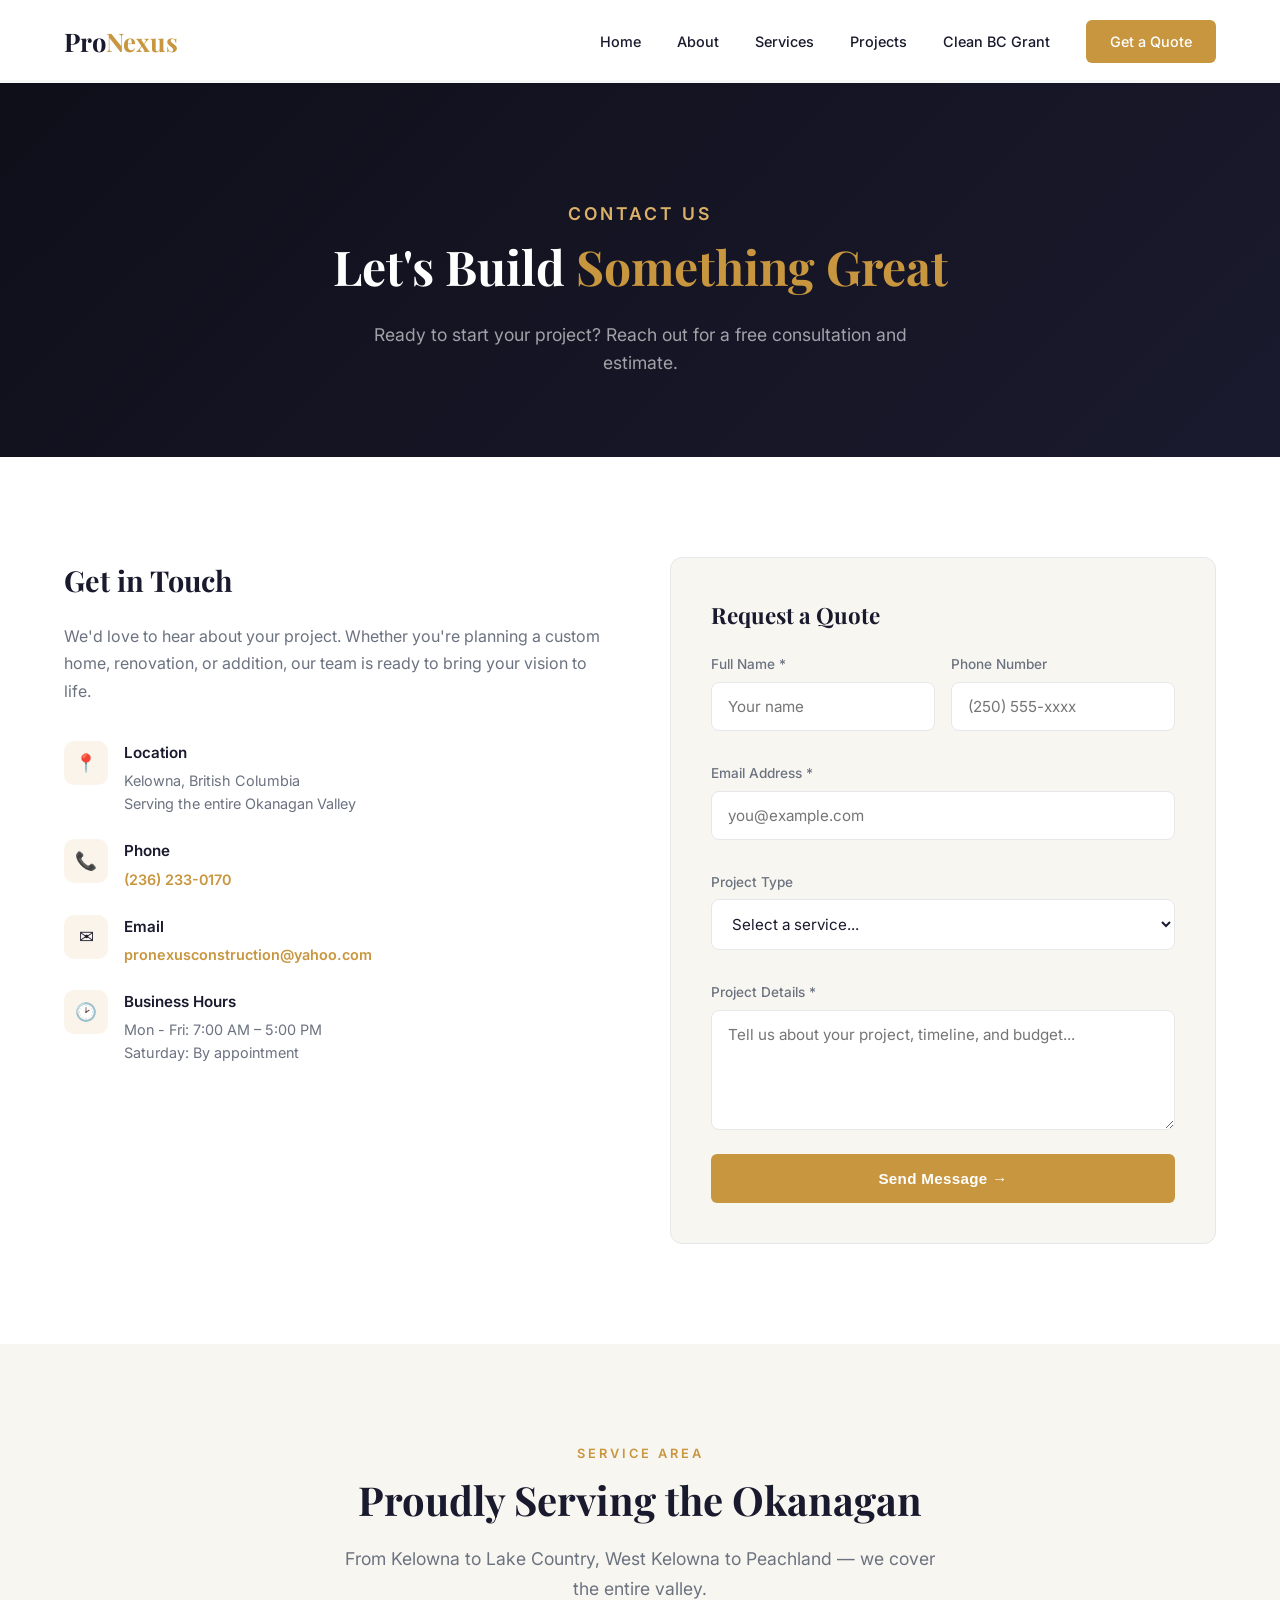
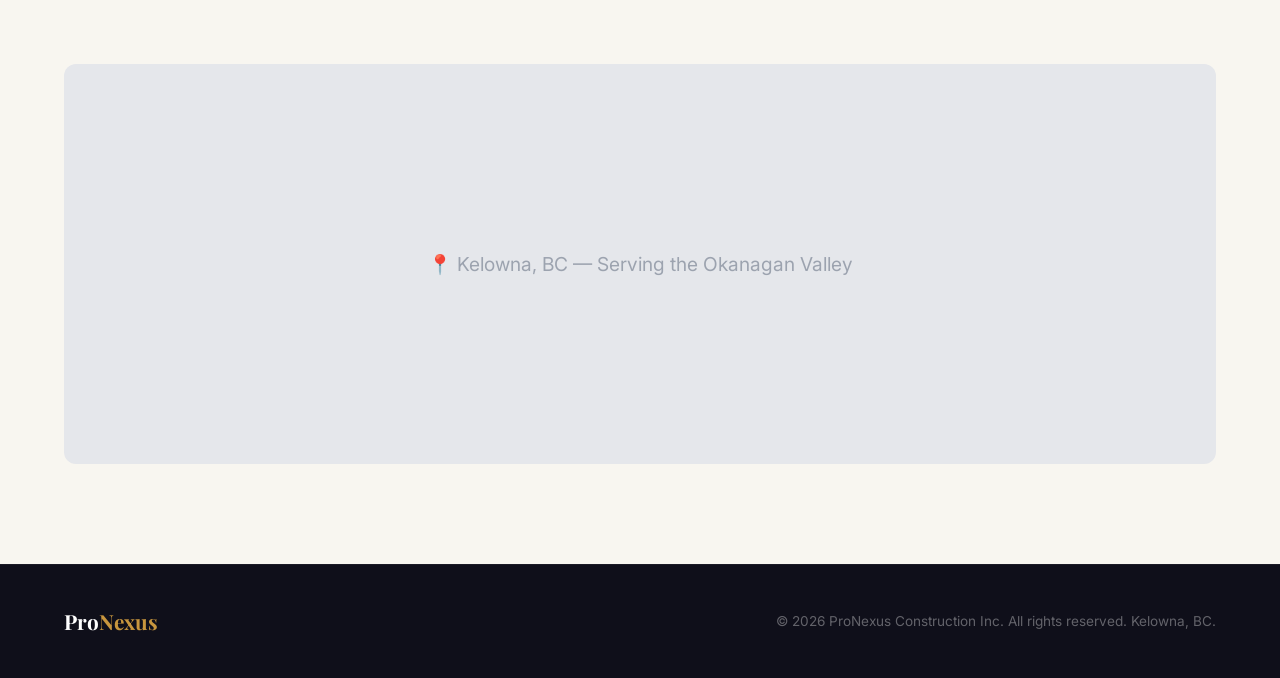
<file: contact.html>
<!DOCTYPE html>
<html lang="en">
<head>
  <meta charset="UTF-8"/>
  <meta name="viewport" content="width=device-width, initial-scale=1.0"/>
  <title>Contact | ProNexus Construction - Kelowna BC</title>
  <meta name="description" content="Contact ProNexus Construction for a free consultation and estimate. Serving Kelowna and the Okanagan Valley."/>
  <link rel="preconnect" href="https://fonts.googleapis.com"/>
  <link href="https://fonts.googleapis.com/css2?family=Inter:wght@400;500;600;700;800;900&family=Playfair+Display:wght@500;600;700&display=swap" rel="stylesheet"/>
  <link rel="stylesheet" href="styles.css"/>
  <style>
    .contact-grid { display: grid; grid-template-columns: 1fr 1fr; gap: 60px; }
    .contact-info h3 { font-family: var(--ff-display); font-size: 1.8rem; margin-bottom: 20px; }
    .contact-info > p { color: var(--clr-gray); line-height: 1.7; margin-bottom: 36px; }
    .contact-details { display: grid; gap: 24px; }
    .contact-detail { display: flex; gap: 16px; }
    .contact-detail-icon {
      width: 44px; height: 44px; border-radius: 10px; flex-shrink: 0;
      background: rgba(200,150,62,.1); display: flex; align-items: center; justify-content: center;
      font-size: 1.1rem;
    }
    .contact-detail h4 { font-size: 0.95rem; font-weight: 600; margin-bottom: 4px; }
    .contact-detail p { font-size: 0.9rem; color: var(--clr-gray); }

    .contact-form {
      background: var(--clr-light); border: 1px solid var(--clr-border);
      padding: 40px; border-radius: 12px;
    }
    .form-grid { display: grid; grid-template-columns: 1fr 1fr; gap: 16px; }
    .form-group { margin-bottom: 16px; }
    .form-group.full { grid-column: 1 / -1; }
    .form-group label {
      display: block; font-size: 0.85rem; font-weight: 500;
      color: var(--clr-gray); margin-bottom: 6px;
    }
    .form-group input,
    .form-group textarea,
    .form-group select {
      width: 100%; padding: 14px 16px; border-radius: 8px;
      border: 1px solid var(--clr-border);
      background: var(--clr-white); color: var(--clr-dark);
      font-family: var(--ff-body); font-size: 0.95rem;
      transition: var(--transition);
    }
    .form-group input:focus,
    .form-group textarea:focus,
    .form-group select:focus {
      outline: none; border-color: var(--clr-primary);
      box-shadow: 0 0 0 3px rgba(200,150,62,.1);
    }
    .form-group textarea { height: 120px; resize: vertical; }

    .map-section { background: var(--clr-light); }
    .map-placeholder {
      width: 100%; height: 400px; border-radius: 12px;
      background: var(--clr-border); display: flex; align-items: center; justify-content: center;
      color: var(--clr-gray-light); font-size: 1.2rem;
    }

    @media (max-width: 768px) {
      .contact-grid { grid-template-columns: 1fr; gap: 40px; }
      .contact-form { padding: 24px; }
      .form-grid { grid-template-columns: 1fr; }
    }
  </style>
</head>
<body>
  <nav>
    <div class="container nav-inner">
      <a href="index.html" class="logo">Pro<span>Nexus</span></a>
      <div class="nav-links" id="navLinks">
        <a href="index.html">Home</a>
        <a href="about.html">About</a>
        <a href="services.html">Services</a>
        <a href="projects.html">Projects</a>
        <a href="clean-bc-homes.html">Clean BC Grant</a>
        <a href="contact.html" class="active nav-cta">Get a Quote</a>
      </div>
      <button class="hamburger" id="hamburger" aria-label="Toggle navigation">
        <span></span><span></span><span></span>
      </button>
    </div>
  </nav>

  <section class="page-hero">
    <div class="container">
      <p class="section-label" style="color:var(--clr-primary-light)">Contact Us</p>
      <h1>Let's Build <span style="color:var(--clr-primary)">Something Great</span></h1>
      <p>Ready to start your project? Reach out for a free consultation and estimate.</p>
    </div>
  </section>

  <section>
    <div class="container contact-grid">
      <div class="contact-info">
        <h3>Get in Touch</h3>
        <p>We'd love to hear about your project. Whether you're planning a custom home, renovation, or addition, our team is ready to bring your vision to life.</p>
        <div class="contact-details">
          <div class="contact-detail">
            <div class="contact-detail-icon">&#128205;</div>
            <div>
              <h4>Location</h4>
              <p>Kelowna, British Columbia<br/>Serving the entire Okanagan Valley</p>
            </div>
          </div>
          <div class="contact-detail">
            <div class="contact-detail-icon">&#128222;</div>
            <div>
              <h4>Phone</h4>
              <p><a href="tel:+12362330170" style="color:var(--clr-primary);font-weight:600">(236) 233-0170</a></p>
            </div>
          </div>
          <div class="contact-detail">
            <div class="contact-detail-icon">&#9993;</div>
            <div>
              <h4>Email</h4>
              <p><a href="mailto:pronexusconstruction@yahoo.com" style="color:var(--clr-primary);font-weight:600">pronexusconstruction@yahoo.com</a></p>
            </div>
          </div>
          <div class="contact-detail">
            <div class="contact-detail-icon">&#128337;</div>
            <div>
              <h4>Business Hours</h4>
              <p>Mon - Fri: 7:00 AM &ndash; 5:00 PM<br/>Saturday: By appointment</p>
            </div>
          </div>
        </div>
      </div>
      <form class="contact-form" id="contactForm">
        <h3 style="font-family:var(--ff-display);font-size:1.4rem;margin-bottom:20px">Request a Quote</h3>
        <div class="form-grid">
          <div class="form-group">
            <label for="name">Full Name *</label>
            <input type="text" id="name" name="name" placeholder="Your name" required/>
          </div>
          <div class="form-group">
            <label for="phone">Phone Number</label>
            <input type="tel" id="phone" name="phone" placeholder="(250) 555-xxxx"/>
          </div>
          <div class="form-group full">
            <label for="email">Email Address *</label>
            <input type="email" id="email" name="email" placeholder="you@example.com" required/>
          </div>
          <div class="form-group full">
            <label for="service">Project Type</label>
            <select id="service" name="service">
              <option value="">Select a service...</option>
              <option value="custom-home">Custom Home Build</option>
              <option value="renovation">Renovation</option>
              <option value="addition">Home Addition</option>
              <option value="design-build">Design-Build</option>
              <option value="energy-upgrade">Energy-Efficient Upgrade / Clean BC</option>
              <option value="other">Other</option>
            </select>
          </div>
          <div class="form-group full">
            <label for="message">Project Details *</label>
            <textarea id="message" name="message" placeholder="Tell us about your project, timeline, and budget..." required></textarea>
          </div>
        </div>
        <button type="submit" class="btn btn-primary" style="width:100%;justify-content:center;padding:16px">
          Send Message &#8594;
        </button>
      </form>
    </div>
  </section>

  <section class="map-section">
    <div class="container">
      <div class="section-header">
        <p class="section-label">Service Area</p>
        <h2 class="section-title">Proudly Serving the Okanagan</h2>
        <p class="section-desc">From Kelowna to Lake Country, West Kelowna to Peachland &mdash; we cover the entire valley.</p>
      </div>
      <div class="map-placeholder">
        &#128205; Kelowna, BC &mdash; Serving the Okanagan Valley
      </div>
    </div>
  </section>

  <footer>
    <div class="container footer-inner">
      <a href="index.html" class="logo">Pro<span>Nexus</span></a>
      <p>&copy; 2026 ProNexus Construction Inc. All rights reserved. Kelowna, BC.</p>
    </div>
  </footer>

  <script>
    document.getElementById('hamburger').addEventListener('click', function(){
      this.classList.toggle('active');
      document.getElementById('navLinks').classList.toggle('open');
    });
    document.querySelectorAll('.nav-links a').forEach(function(l){
      l.addEventListener('click', function(){
        document.getElementById('hamburger').classList.remove('active');
        document.getElementById('navLinks').classList.remove('open');
      });
    });
    document.getElementById('contactForm').addEventListener('submit', function(e){
      e.preventDefault();
      var btn = this.querySelector('button[type="submit"]');
      var form = this;
      var data = new FormData(form);
      data.append('formType', 'contact');

      btn.textContent = 'Sending...';
      btn.disabled = true;

      fetch('https://pronexusconstruction.com/api/forms', {
        method: 'POST',
        body: data
      }).then(function(r){ return r.json(); }).then(function(resp){
        if(resp.success){
          btn.textContent = 'Thank you! We\'ll be in touch.';
          btn.style.background = '#10b981';
          setTimeout(function(){
            btn.textContent = 'Send Message \u2192';
            btn.style.background = '';
            btn.disabled = false;
            form.reset();
          }, 3000);
        } else {
          throw new Error('Server error');
        }
      }).catch(function(){
        btn.textContent = 'Something went wrong. Please email us directly.';
        btn.style.background = '#ef4444';
        btn.disabled = false;
      });
    });
  </script>
</body>
</html>
</file>
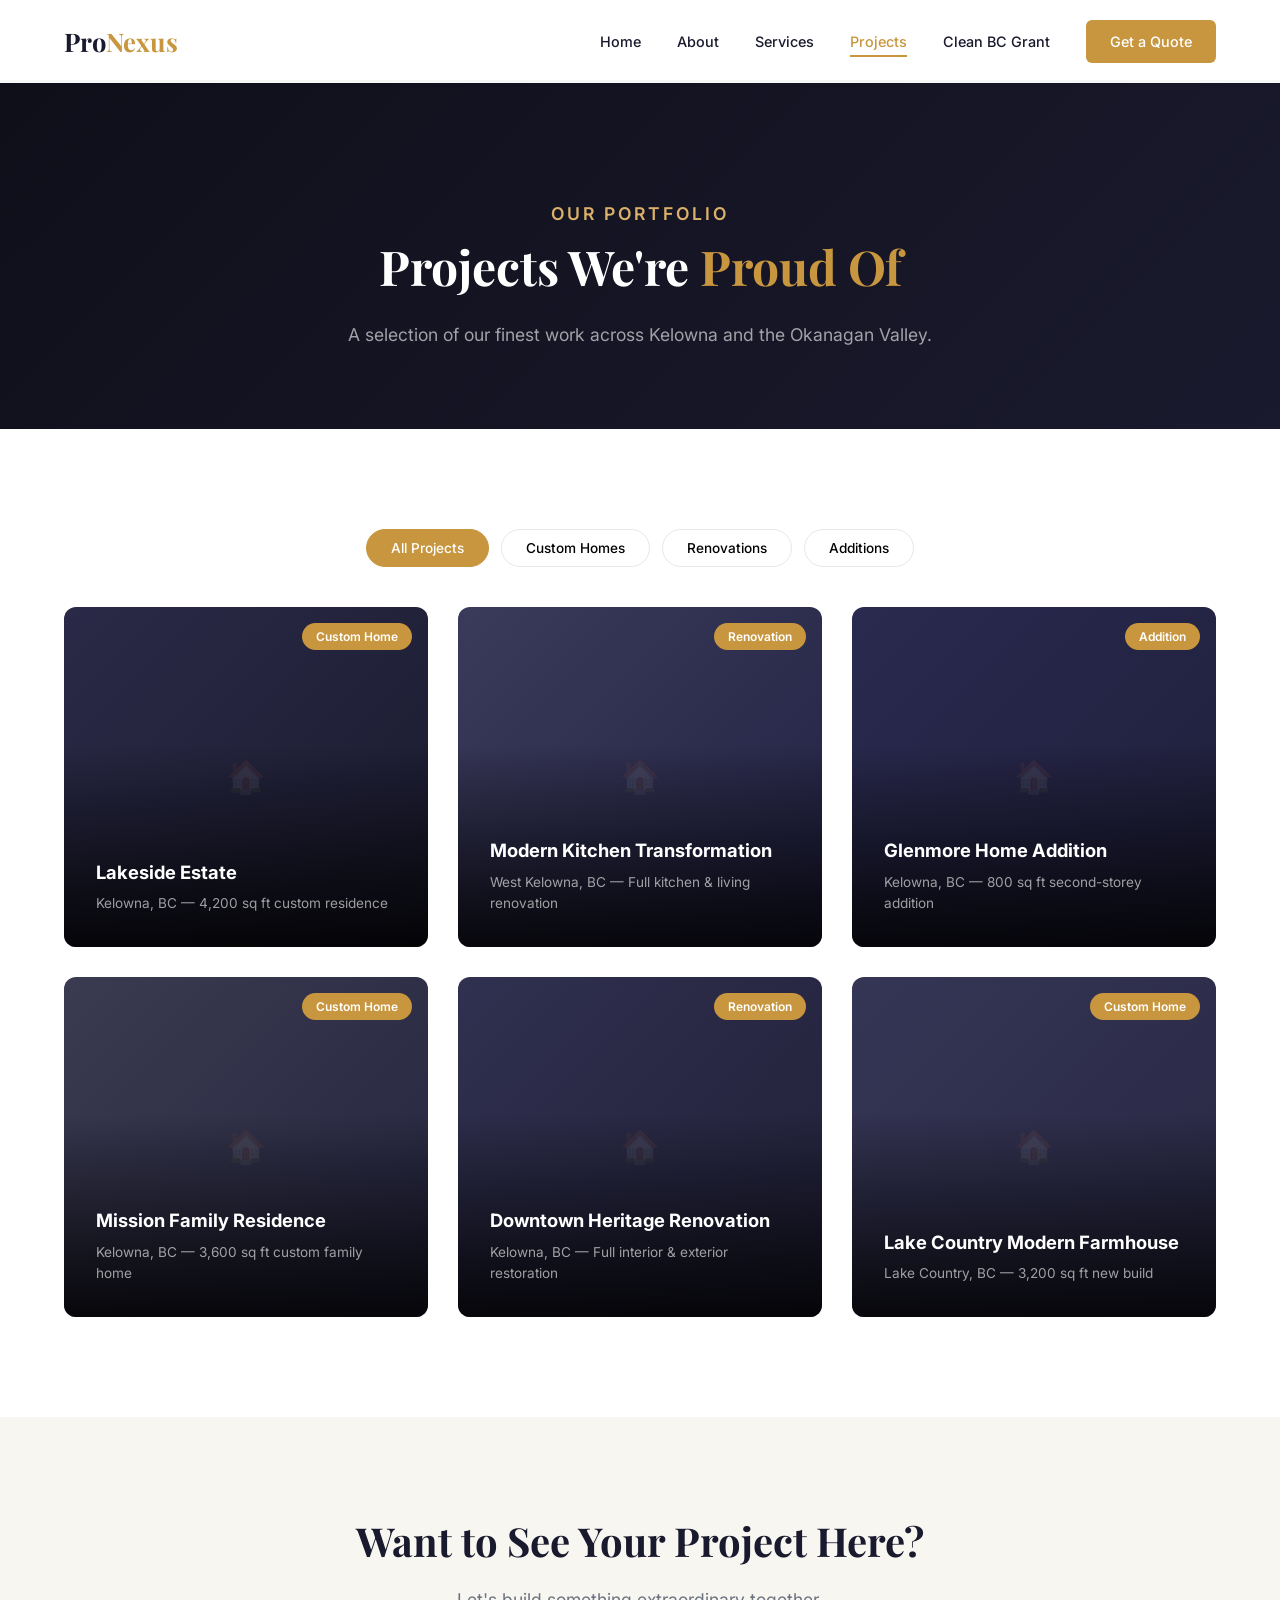
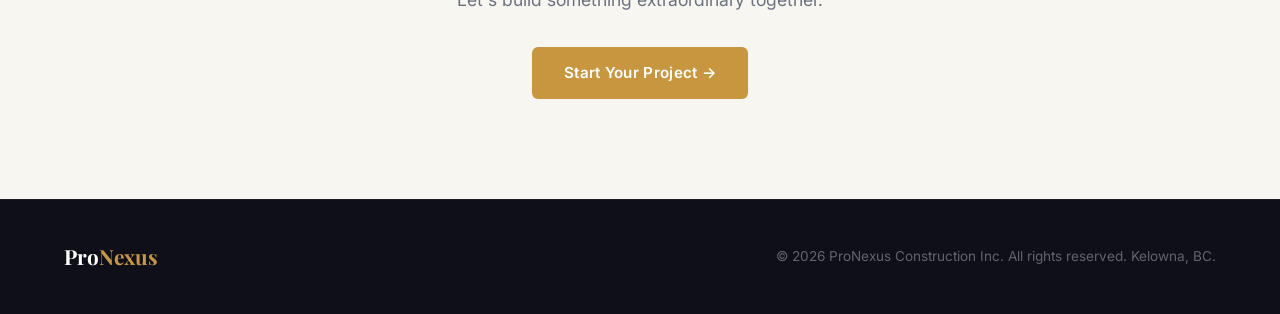
<file: projects.html>
<!DOCTYPE html>
<html lang="en">
<head>
  <meta charset="UTF-8"/>
  <meta name="viewport" content="width=device-width, initial-scale=1.0"/>
  <title>Our Projects | ProNexus Construction - Kelowna BC</title>
  <meta name="description" content="View our portfolio of custom homes, renovations, and additions in Kelowna and the Okanagan Valley."/>
  <link rel="preconnect" href="https://fonts.googleapis.com"/>
  <link href="https://fonts.googleapis.com/css2?family=Inter:wght@400;500;600;700;800;900&family=Playfair+Display:wght@500;600;700&display=swap" rel="stylesheet"/>
  <link rel="stylesheet" href="styles.css"/>
  <style>
    .filter-bar { display: flex; gap: 12px; justify-content: center; flex-wrap: wrap; margin-bottom: 40px; }
    .filter-btn {
      padding: 10px 24px; border-radius: 50px; border: 1px solid var(--clr-border);
      background: var(--clr-white); font-weight: 500; font-size: 0.85rem;
      cursor: pointer; transition: var(--transition); font-family: var(--ff-body);
    }
    .filter-btn:hover, .filter-btn.active { background: var(--clr-primary); color: var(--clr-white); border-color: var(--clr-primary); }

    .project-card {
      position: relative; border-radius: 12px; overflow: hidden;
      height: 340px; cursor: default;
    }
    .project-card-bg {
      width: 100%; height: 100%;
      background: linear-gradient(135deg, #2a2a48 0%, #1a1a2e 100%);
      display: flex; align-items: center; justify-content: center;
      font-size: 2rem; color: rgba(255,255,255,.1);
    }
    .project-card:nth-child(2) .project-card-bg { background: linear-gradient(135deg, #3a3a5a 0%, #222244 100%); }
    .project-card:nth-child(3) .project-card-bg { background: linear-gradient(135deg, #2a2a50 0%, #1e1e3a 100%); }
    .project-card:nth-child(4) .project-card-bg { background: linear-gradient(135deg, #3a3a50 0%, #252540 100%); }
    .project-card:nth-child(5) .project-card-bg { background: linear-gradient(135deg, #303050 0%, #202038 100%); }
    .project-card:nth-child(6) .project-card-bg { background: linear-gradient(135deg, #353555 0%, #282844 100%); }
    .project-overlay {
      position: absolute; inset: 0;
      background: linear-gradient(transparent 40%, rgba(0,0,0,.85));
      display: flex; flex-direction: column; justify-content: flex-end;
      padding: 32px; transition: var(--transition);
    }
    .project-card:hover .project-overlay { background: linear-gradient(transparent 20%, rgba(0,0,0,.95)); }
    .project-overlay h4 { font-size: 1.15rem; font-weight: 700; color: var(--clr-white); margin-bottom: 6px; }
    .project-overlay p { font-size: 0.85rem; color: rgba(255,255,255,.6); }
    .project-tag {
      position: absolute; top: 16px; right: 16px;
      background: var(--clr-primary); color: var(--clr-white);
      padding: 4px 14px; border-radius: 50px; font-size: 0.75rem; font-weight: 600;
    }

    @media (max-width: 768px) {
      .project-card { height: 260px; }
    }
  </style>
</head>
<body>
  <nav>
    <div class="container nav-inner">
      <a href="index.html" class="logo">Pro<span>Nexus</span></a>
      <div class="nav-links" id="navLinks">
        <a href="index.html">Home</a>
        <a href="about.html">About</a>
        <a href="services.html">Services</a>
        <a href="projects.html" class="active">Projects</a>
        <a href="clean-bc-homes.html">Clean BC Grant</a>
        <a href="contact.html" class="nav-cta">Get a Quote</a>
      </div>
      <button class="hamburger" id="hamburger" aria-label="Toggle navigation">
        <span></span><span></span><span></span>
      </button>
    </div>
  </nav>

  <section class="page-hero">
    <div class="container">
      <p class="section-label" style="color:var(--clr-primary-light)">Our Portfolio</p>
      <h1>Projects We're <span style="color:var(--clr-primary)">Proud Of</span></h1>
      <p>A selection of our finest work across Kelowna and the Okanagan Valley.</p>
    </div>
  </section>

  <section>
    <div class="container">
      <div class="filter-bar">
        <button class="filter-btn active" data-filter="all">All Projects</button>
        <button class="filter-btn" data-filter="custom-home">Custom Homes</button>
        <button class="filter-btn" data-filter="renovation">Renovations</button>
        <button class="filter-btn" data-filter="addition">Additions</button>
      </div>
      <div class="grid-3" id="projectGrid">
        <div class="project-card fade-in" data-category="custom-home">
          <div class="project-card-bg">&#127968;</div>
          <span class="project-tag">Custom Home</span>
          <div class="project-overlay">
            <h4>Lakeside Estate</h4>
            <p>Kelowna, BC &mdash; 4,200 sq ft custom residence</p>
          </div>
        </div>
        <div class="project-card fade-in" data-category="renovation">
          <div class="project-card-bg">&#127968;</div>
          <span class="project-tag">Renovation</span>
          <div class="project-overlay">
            <h4>Modern Kitchen Transformation</h4>
            <p>West Kelowna, BC &mdash; Full kitchen &amp; living renovation</p>
          </div>
        </div>
        <div class="project-card fade-in" data-category="addition">
          <div class="project-card-bg">&#127968;</div>
          <span class="project-tag">Addition</span>
          <div class="project-overlay">
            <h4>Glenmore Home Addition</h4>
            <p>Kelowna, BC &mdash; 800 sq ft second-storey addition</p>
          </div>
        </div>
        <div class="project-card fade-in" data-category="custom-home">
          <div class="project-card-bg">&#127968;</div>
          <span class="project-tag">Custom Home</span>
          <div class="project-overlay">
            <h4>Mission Family Residence</h4>
            <p>Kelowna, BC &mdash; 3,600 sq ft custom family home</p>
          </div>
        </div>
        <div class="project-card fade-in" data-category="renovation">
          <div class="project-card-bg">&#127968;</div>
          <span class="project-tag">Renovation</span>
          <div class="project-overlay">
            <h4>Downtown Heritage Renovation</h4>
            <p>Kelowna, BC &mdash; Full interior &amp; exterior restoration</p>
          </div>
        </div>
        <div class="project-card fade-in" data-category="custom-home">
          <div class="project-card-bg">&#127968;</div>
          <span class="project-tag">Custom Home</span>
          <div class="project-overlay">
            <h4>Lake Country Modern Farmhouse</h4>
            <p>Lake Country, BC &mdash; 3,200 sq ft new build</p>
          </div>
        </div>
      </div>
    </div>
  </section>

  <section style="background:var(--clr-light);text-align:center">
    <div class="container">
      <h2 class="section-title">Want to See Your Project Here?</h2>
      <p class="section-desc" style="margin:0 auto 32px">Let's build something extraordinary together.</p>
      <a href="contact.html" class="btn btn-primary">Start Your Project &#8594;</a>
    </div>
  </section>

  <footer>
    <div class="container footer-inner">
      <a href="index.html" class="logo">Pro<span>Nexus</span></a>
      <p>&copy; 2026 ProNexus Construction Inc. All rights reserved. Kelowna, BC.</p>
    </div>
  </footer>

  <script>
    document.getElementById('hamburger').addEventListener('click', function(){
      this.classList.toggle('active');
      document.getElementById('navLinks').classList.toggle('open');
    });
    document.querySelectorAll('.nav-links a').forEach(function(l){
      l.addEventListener('click', function(){
        document.getElementById('hamburger').classList.remove('active');
        document.getElementById('navLinks').classList.remove('open');
      });
    });

    // Filter buttons
    var filterBtns = document.querySelectorAll('.filter-btn');
    var projects = document.querySelectorAll('.project-card');
    filterBtns.forEach(function(btn){
      btn.addEventListener('click', function(){
        filterBtns.forEach(function(b){ b.classList.remove('active'); });
        this.classList.add('active');
        var filter = this.getAttribute('data-filter');
        projects.forEach(function(p){
          if(filter === 'all' || p.getAttribute('data-category') === filter){
            p.style.display = 'block';
          } else {
            p.style.display = 'none';
          }
        });
      });
    });

    var observer = new IntersectionObserver(function(entries){
      entries.forEach(function(e){
        if(e.isIntersecting){ e.target.classList.add('visible'); }
      });
    }, {threshold:0.1});
    document.querySelectorAll('.fade-in').forEach(function(el){ observer.observe(el); });
  </script>
</body>
</html>
</file>
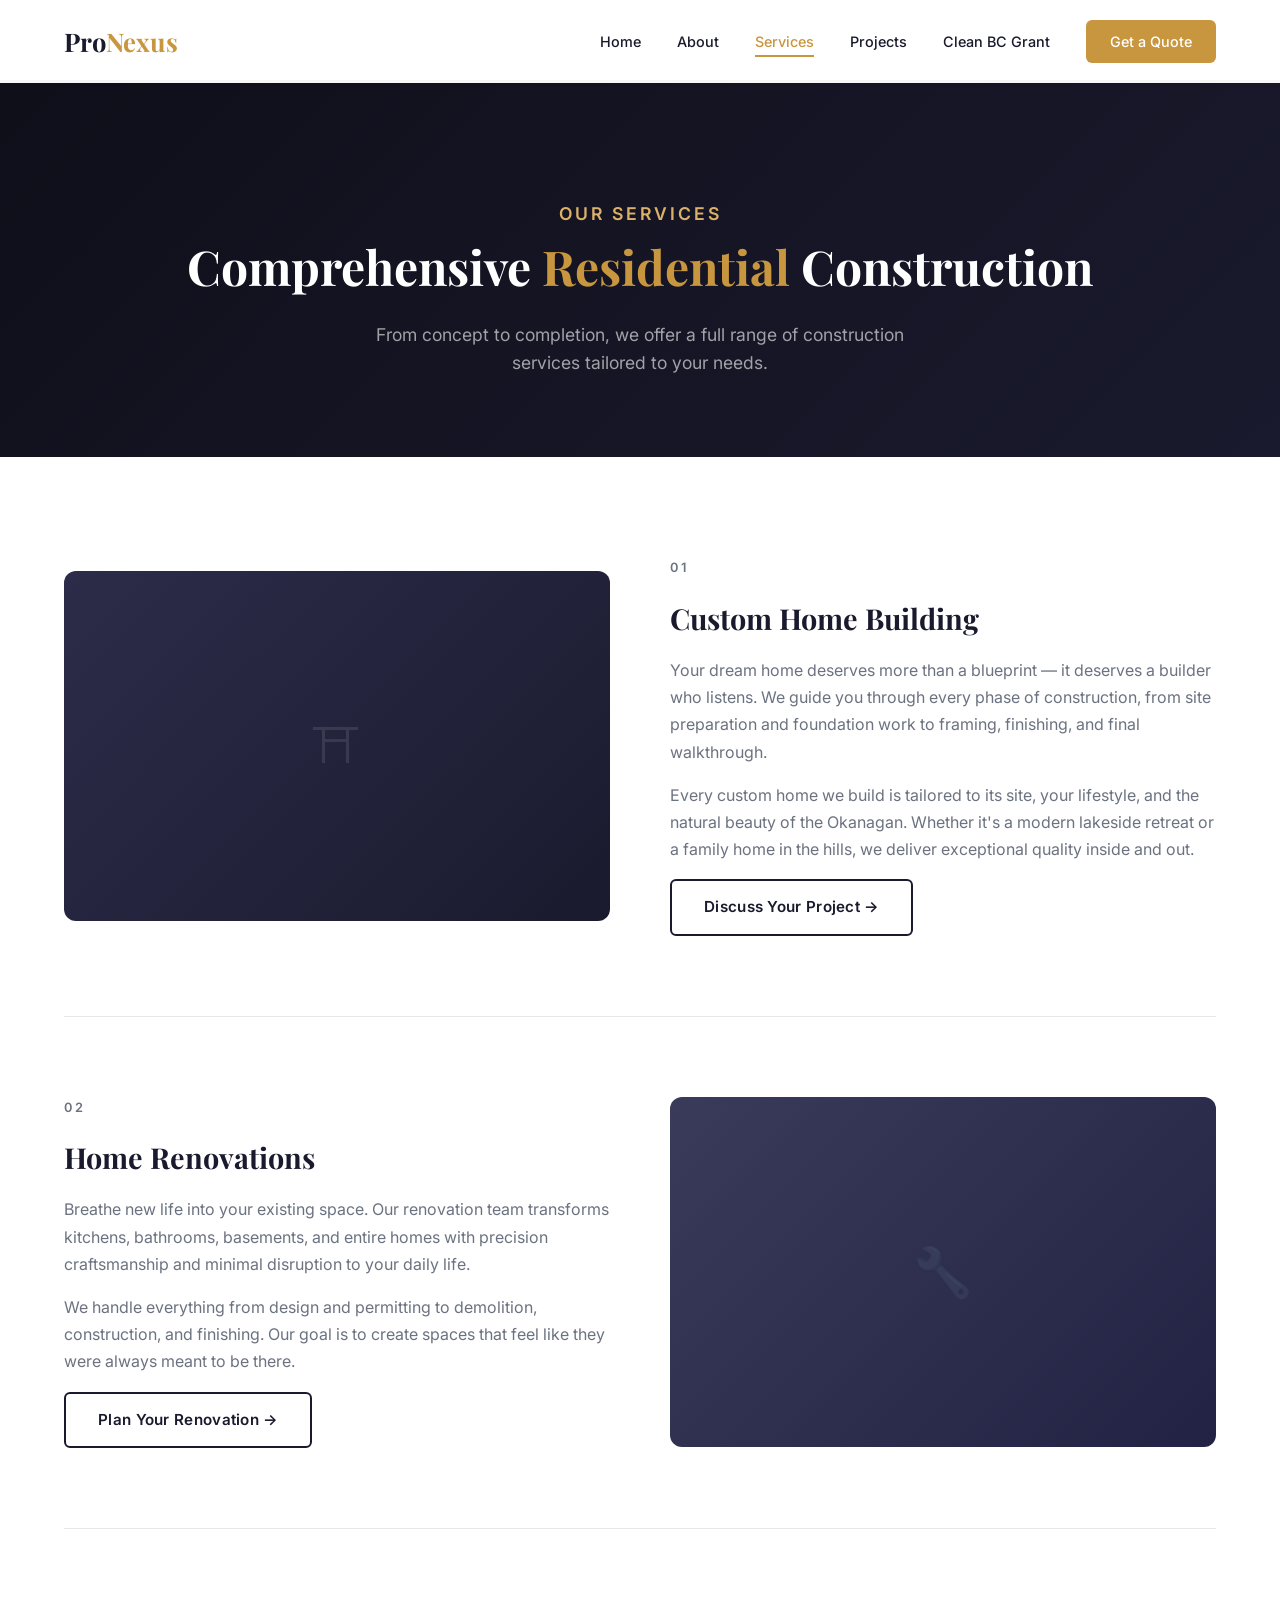
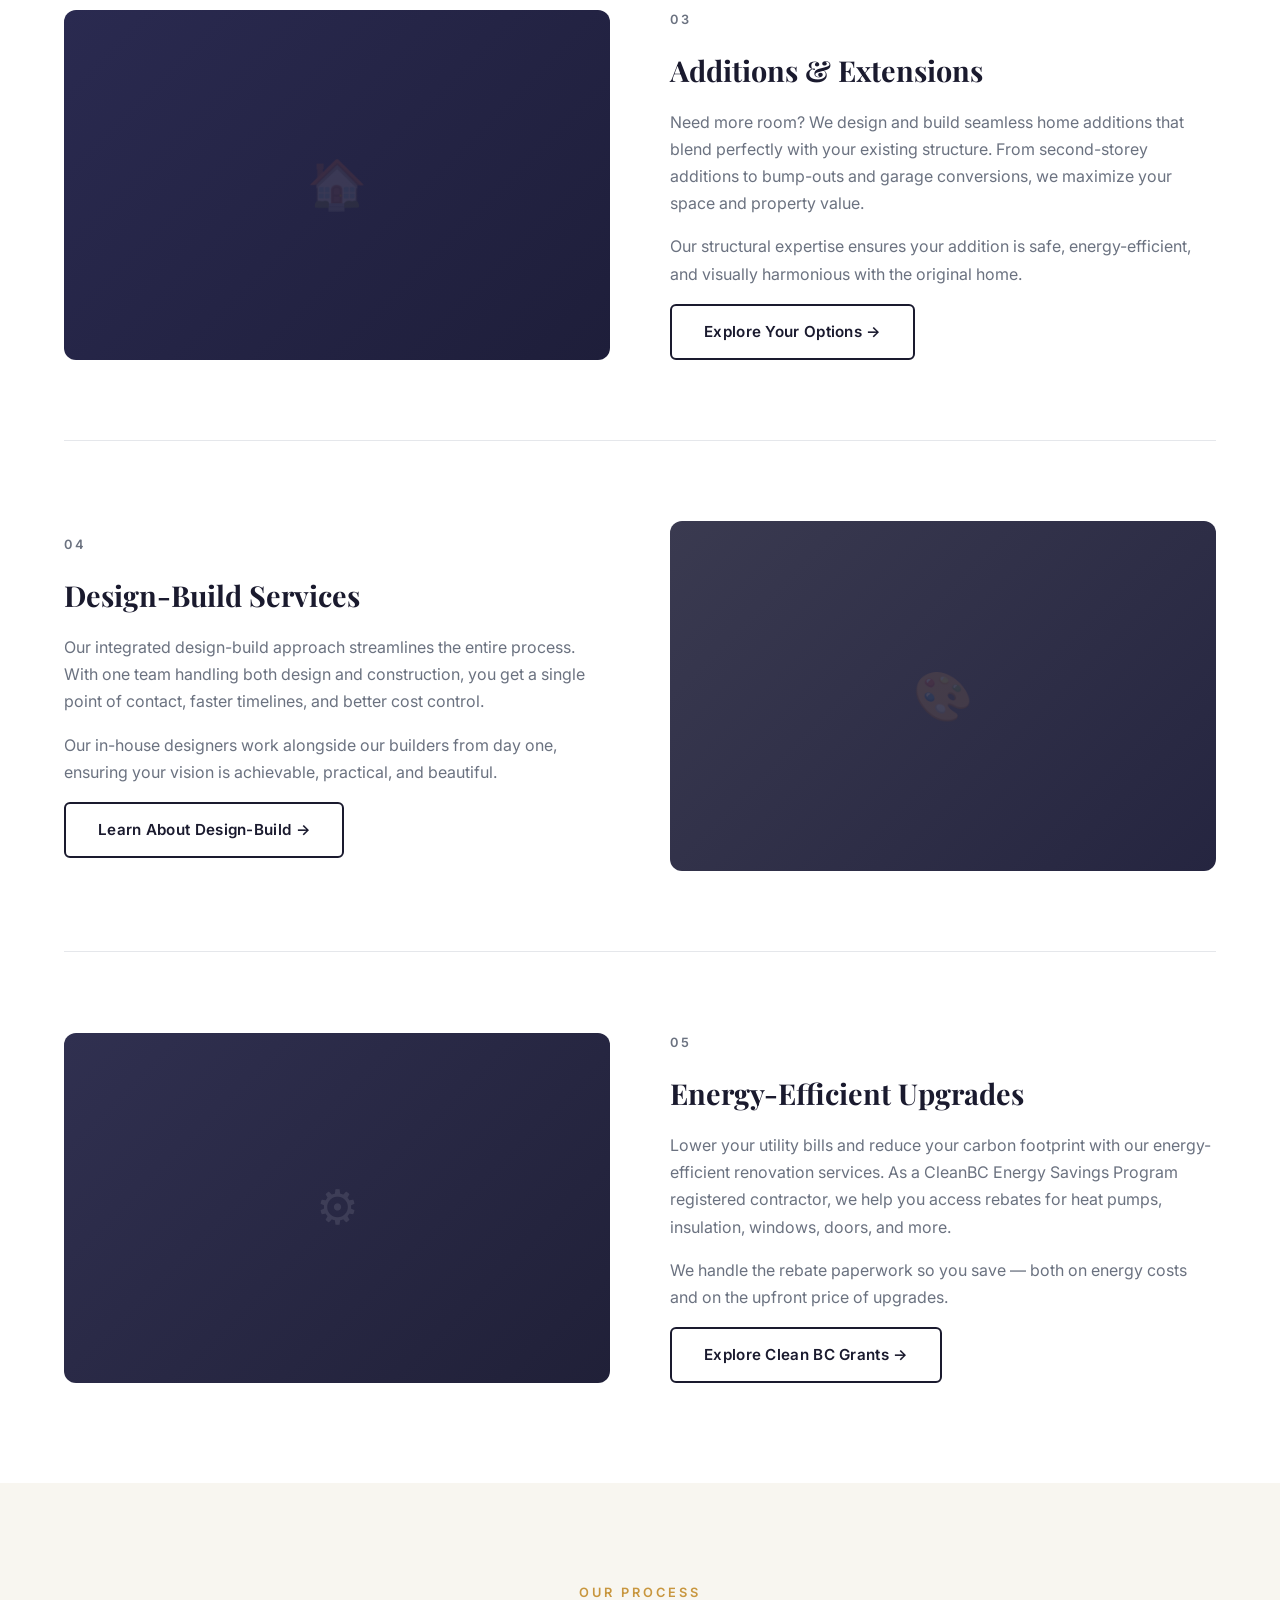
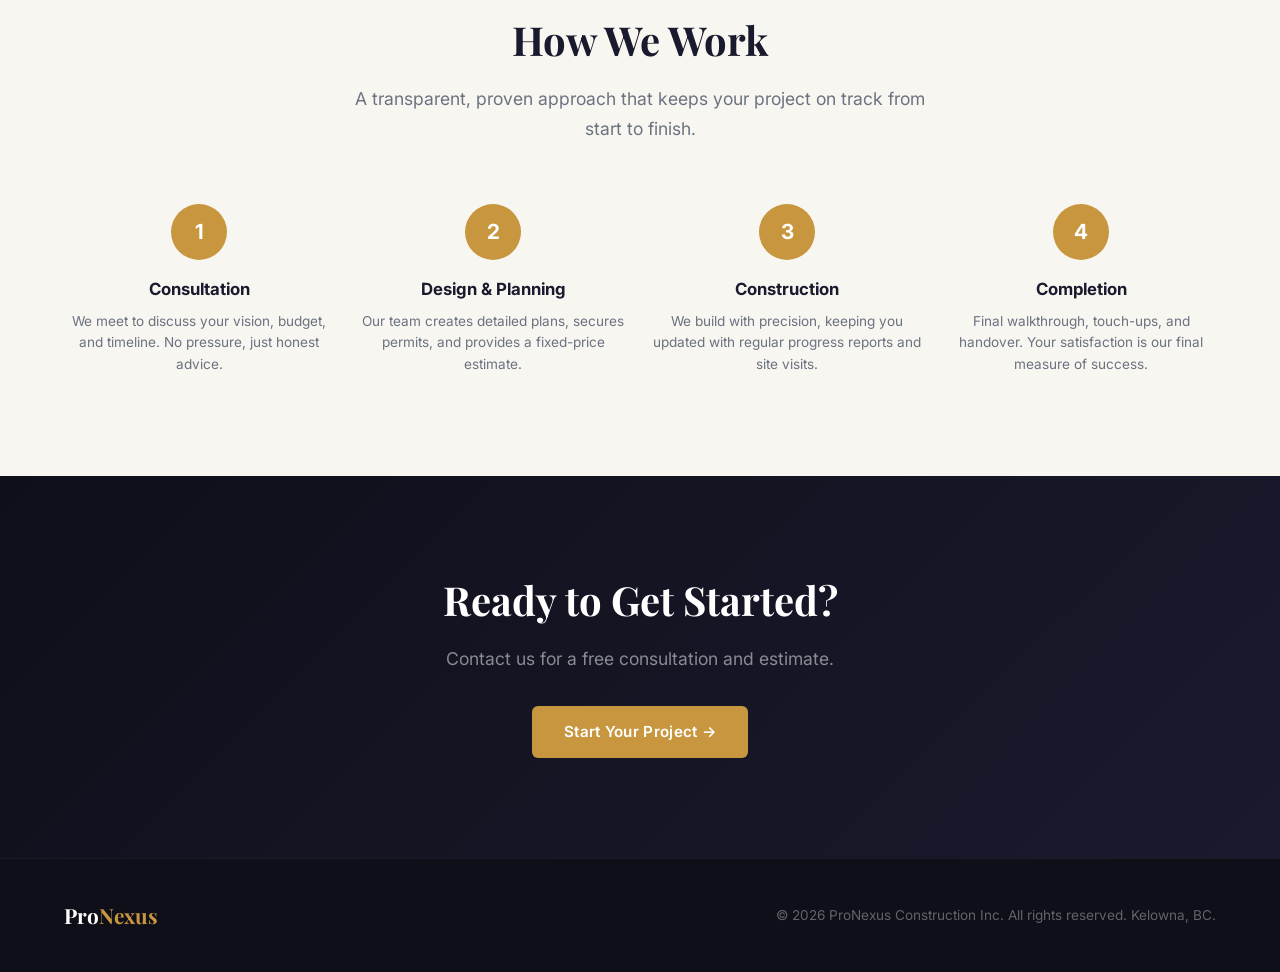
<file: services.html>
<!DOCTYPE html>
<html lang="en">
<head>
  <meta charset="UTF-8"/>
  <meta name="viewport" content="width=device-width, initial-scale=1.0"/>
  <title>Services | ProNexus Construction - Kelowna BC</title>
  <meta name="description" content="ProNexus Construction offers custom home building, renovations, additions, and design-build services in Kelowna and the Okanagan."/>
  <link rel="preconnect" href="https://fonts.googleapis.com"/>
  <link href="https://fonts.googleapis.com/css2?family=Inter:wght@400;500;600;700;800;900&family=Playfair+Display:wght@500;600;700&display=swap" rel="stylesheet"/>
  <link rel="stylesheet" href="styles.css"/>
  <style>
    .service-detail-grid { display: grid; grid-template-columns: 1fr 1fr; gap: 60px; align-items: center; }
    .service-detail-grid.reverse { direction: rtl; }
    .service-detail-grid.reverse > * { direction: ltr; }
    .service-detail-grid:not(:last-child) { margin-bottom: 80px; padding-bottom: 80px; border-bottom: 1px solid var(--clr-border); }
    .service-detail-img {
      width: 100%; height: 350px; border-radius: 12px;
      display: flex; align-items: center; justify-content: center;
      font-size: 3rem; color: rgba(255,255,255,.1);
    }
    .service-detail-content h3 { font-family: var(--ff-display); font-size: 1.8rem; margin-bottom: 16px; }
    .service-detail-content p { color: var(--clr-gray); line-height: 1.7; margin-bottom: 16px; }

    .process-steps { display: grid; grid-template-columns: repeat(4, 1fr); gap: 24px; position: relative; }
    .process-step { text-align: center; }
    .step-num {
      width: 56px; height: 56px; border-radius: 50%;
      background: var(--clr-primary); color: var(--clr-white);
      display: flex; align-items: center; justify-content: center;
      font-size: 1.3rem; font-weight: 700; margin: 0 auto 16px;
    }
    .process-step h4 { font-size: 1.05rem; font-weight: 700; margin-bottom: 8px; }
    .process-step p { color: var(--clr-gray); font-size: 0.85rem; line-height: 1.6; }

    @media (max-width: 768px) {
      .service-detail-grid { grid-template-columns: 1fr; gap: 30px; }
      .service-detail-grid.reverse { direction: ltr; }
      .service-detail-img { height: 220px; }
      .process-steps { grid-template-columns: repeat(2, 1fr); }
    }
    @media (max-width: 480px) {
      .process-steps { grid-template-columns: 1fr; }
    }
  </style>
</head>
<body>
  <nav>
    <div class="container nav-inner">
      <a href="index.html" class="logo">Pro<span>Nexus</span></a>
      <div class="nav-links" id="navLinks">
        <a href="index.html">Home</a>
        <a href="about.html">About</a>
        <a href="services.html" class="active">Services</a>
        <a href="projects.html">Projects</a>
        <a href="clean-bc-homes.html">Clean BC Grant</a>
        <a href="contact.html" class="nav-cta">Get a Quote</a>
      </div>
      <button class="hamburger" id="hamburger" aria-label="Toggle navigation">
        <span></span><span></span><span></span>
      </button>
    </div>
  </nav>

  <section class="page-hero">
    <div class="container">
      <p class="section-label" style="color:var(--clr-primary-light)">Our Services</p>
      <h1>Comprehensive <span style="color:var(--clr-primary)">Residential</span> Construction</h1>
      <p>From concept to completion, we offer a full range of construction services tailored to your needs.</p>
    </div>
  </section>

  <section>
    <div class="container">
      <div class="service-detail-grid">
        <div class="service-detail-img" style="background:linear-gradient(135deg,#2c2c4a,#1a1a2e)">&#9961;</div>
        <div class="service-detail-content">
          <p class="section-label">01</p>
          <h3>Custom Home Building</h3>
          <p>Your dream home deserves more than a blueprint &mdash; it deserves a builder who listens. We guide you through every phase of construction, from site preparation and foundation work to framing, finishing, and final walkthrough.</p>
          <p>Every custom home we build is tailored to its site, your lifestyle, and the natural beauty of the Okanagan. Whether it's a modern lakeside retreat or a family home in the hills, we deliver exceptional quality inside and out.</p>
          <a href="contact.html" class="btn btn-outline-dark">Discuss Your Project &#8594;</a>
        </div>
      </div>

      <div class="service-detail-grid reverse">
        <div class="service-detail-img" style="background:linear-gradient(135deg,#3a3a5a,#222244)">&#128295;</div>
        <div class="service-detail-content">
          <p class="section-label">02</p>
          <h3>Home Renovations</h3>
          <p>Breathe new life into your existing space. Our renovation team transforms kitchens, bathrooms, basements, and entire homes with precision craftsmanship and minimal disruption to your daily life.</p>
          <p>We handle everything from design and permitting to demolition, construction, and finishing. Our goal is to create spaces that feel like they were always meant to be there.</p>
          <a href="contact.html" class="btn btn-outline-dark">Plan Your Renovation &#8594;</a>
        </div>
      </div>

      <div class="service-detail-grid">
        <div class="service-detail-img" style="background:linear-gradient(135deg,#2a2a50,#1e1e3a)">&#127968;</div>
        <div class="service-detail-content">
          <p class="section-label">03</p>
          <h3>Additions &amp; Extensions</h3>
          <p>Need more room? We design and build seamless home additions that blend perfectly with your existing structure. From second-storey additions to bump-outs and garage conversions, we maximize your space and property value.</p>
          <p>Our structural expertise ensures your addition is safe, energy-efficient, and visually harmonious with the original home.</p>
          <a href="contact.html" class="btn btn-outline-dark">Explore Your Options &#8594;</a>
        </div>
      </div>

      <div class="service-detail-grid reverse">
        <div class="service-detail-img" style="background:linear-gradient(135deg,#3a3a50,#252540)">&#127912;</div>
        <div class="service-detail-content">
          <p class="section-label">04</p>
          <h3>Design-Build Services</h3>
          <p>Our integrated design-build approach streamlines the entire process. With one team handling both design and construction, you get a single point of contact, faster timelines, and better cost control.</p>
          <p>Our in-house designers work alongside our builders from day one, ensuring your vision is achievable, practical, and beautiful.</p>
          <a href="contact.html" class="btn btn-outline-dark">Learn About Design-Build &#8594;</a>
        </div>
      </div>

      <div class="service-detail-grid">
        <div class="service-detail-img" style="background:linear-gradient(135deg,#303050,#202038)">&#9881;</div>
        <div class="service-detail-content">
          <p class="section-label">05</p>
          <h3>Energy-Efficient Upgrades</h3>
          <p>Lower your utility bills and reduce your carbon footprint with our energy-efficient renovation services. As a CleanBC Energy Savings Program registered contractor, we help you access rebates for heat pumps, insulation, windows, doors, and more.</p>
          <p>We handle the rebate paperwork so you save &mdash; both on energy costs and on the upfront price of upgrades.</p>
          <a href="clean-bc-homes.html" class="btn btn-outline-dark">Explore Clean BC Grants &#8594;</a>
        </div>
      </div>
    </div>
  </section>

  <section style="background:var(--clr-light)">
    <div class="container">
      <div class="section-header">
        <p class="section-label">Our Process</p>
        <h2 class="section-title">How We Work</h2>
        <p class="section-desc">A transparent, proven approach that keeps your project on track from start to finish.</p>
      </div>
      <div class="process-steps">
        <div class="process-step fade-in">
          <div class="step-num">1</div>
          <h4>Consultation</h4>
          <p>We meet to discuss your vision, budget, and timeline. No pressure, just honest advice.</p>
        </div>
        <div class="process-step fade-in">
          <div class="step-num">2</div>
          <h4>Design &amp; Planning</h4>
          <p>Our team creates detailed plans, secures permits, and provides a fixed-price estimate.</p>
        </div>
        <div class="process-step fade-in">
          <div class="step-num">3</div>
          <h4>Construction</h4>
          <p>We build with precision, keeping you updated with regular progress reports and site visits.</p>
        </div>
        <div class="process-step fade-in">
          <div class="step-num">4</div>
          <h4>Completion</h4>
          <p>Final walkthrough, touch-ups, and handover. Your satisfaction is our final measure of success.</p>
        </div>
      </div>
    </div>
  </section>

  <section style="background:linear-gradient(135deg,var(--clr-darker),var(--clr-dark));color:var(--clr-white);text-align:center">
    <div class="container">
      <h2 class="section-title" style="color:var(--clr-white)">Ready to Get Started?</h2>
      <p class="section-desc" style="color:rgba(255,255,255,.5);margin:0 auto 32px">Contact us for a free consultation and estimate.</p>
      <a href="contact.html" class="btn btn-primary">Start Your Project &#8594;</a>
    </div>
  </section>

  <footer>
    <div class="container footer-inner">
      <a href="index.html" class="logo">Pro<span>Nexus</span></a>
      <p>&copy; 2026 ProNexus Construction Inc. All rights reserved. Kelowna, BC.</p>
    </div>
  </footer>

  <script>
    document.getElementById('hamburger').addEventListener('click', function(){
      this.classList.toggle('active');
      document.getElementById('navLinks').classList.toggle('open');
    });
    document.querySelectorAll('.nav-links a').forEach(function(l){
      l.addEventListener('click', function(){
        document.getElementById('hamburger').classList.remove('active');
        document.getElementById('navLinks').classList.remove('open');
      });
    });
    var observer = new IntersectionObserver(function(entries){
      entries.forEach(function(e){
        if(e.isIntersecting){ e.target.classList.add('visible'); }
      });
    }, {threshold:0.1});
    document.querySelectorAll('.fade-in').forEach(function(el){ observer.observe(el); });
  </script>
</body>
</html>
</file>
<file: styles.css>
*, *::before, *::after { margin: 0; padding: 0; box-sizing: border-box; }

:root {
  --clr-dark: #1a1a2e;
  --clr-darker: #0f0f1a;
  --clr-primary: #c8963e;
  --clr-primary-light: #dbb16a;
  --clr-primary-dark: #a0782e;
  --clr-light: #f8f6f0;
  --clr-white: #ffffff;
  --clr-gray: #6b7280;
  --clr-gray-light: #9ca3af;
  --clr-border: #e5e7eb;
  --ff-body: 'Inter', sans-serif;
  --ff-display: 'Playfair Display', serif;
  --max-w: 1200px;
  --shadow-sm: 0 1px 3px rgba(0,0,0,.08);
  --shadow-md: 0 4px 20px rgba(0,0,0,.1);
  --shadow-lg: 0 10px 40px rgba(0,0,0,.15);
  --transition: 0.3s cubic-bezier(.4,0,.2,1);
}

html { scroll-behavior: smooth; }
body {
  font-family: var(--ff-body);
  color: var(--clr-dark);
  background: var(--clr-white);
  line-height: 1.6;
  overflow-x: hidden;
  padding-top: 80px;
}
img { max-width: 100%; display: block; }
a { text-decoration: none; color: inherit; }
ul { list-style: none; }
.container { max-width: var(--max-w); margin: 0 auto; padding: 0 24px; }

.btn {
  display: inline-flex; align-items: center; gap: 8px;
  padding: 14px 32px; border-radius: 6px;
  font-weight: 600; font-size: 0.95rem;
  cursor: pointer; border: none; transition: var(--transition);
  letter-spacing: 0.3px;
}
.btn-primary {
  background: var(--clr-primary); color: var(--clr-white);
}
.btn-primary:hover { background: var(--clr-primary-dark); transform: translateY(-2px); box-shadow: var(--shadow-md); }
.btn-outline {
  background: transparent; color: var(--clr-white); border: 2px solid var(--clr-white);
}
.btn-outline:hover { background: var(--clr-white); color: var(--clr-dark); }
.btn-outline-dark {
  background: transparent; color: var(--clr-dark); border: 2px solid var(--clr-dark);
}
.btn-outline-dark:hover { background: var(--clr-dark); color: var(--clr-white); }

.section-label {
  font-size: 0.8rem; text-transform: uppercase; letter-spacing: 3px;
  color: var(--clr-primary); font-weight: 600; margin-bottom: 12px;
}
.section-title {
  font-family: var(--ff-display); font-size: 2.5rem; font-weight: 700;
  line-height: 1.2; margin-bottom: 20px;
}
.section-desc {
  color: var(--clr-gray); font-size: 1.1rem; max-width: 600px; line-height: 1.7;
}
.section-header { text-align: center; margin-bottom: 60px; }
.section-header .section-desc { margin: 0 auto; }
section { padding: 100px 0; }

/* Navigation */
nav {
  position: fixed; top: 0; left: 0; right: 0; z-index: 1000;
  padding: 20px 0; transition: var(--transition);
  background: rgba(255,255,255,.97); box-shadow: var(--shadow-sm);
}
.nav-inner {
  display: flex; align-items: center; justify-content: space-between;
}
.logo {
  font-family: var(--ff-display); font-size: 1.6rem; font-weight: 700;
  color: var(--clr-dark); transition: var(--transition);
}
.logo span { color: var(--clr-primary); }
.nav-links { display: flex; align-items: center; gap: 36px; }
.nav-links a {
  font-size: 0.9rem; font-weight: 500; color: var(--clr-dark);
  transition: var(--transition); position: relative;
}
.nav-links a::after {
  content: ''; position: absolute; bottom: -4px; left: 0;
  width: 0; height: 2px; background: var(--clr-primary);
  transition: var(--transition);
}
.nav-links a:hover::after { width: 100%; }
.nav-links a:hover { color: var(--clr-primary); }
.nav-links a.active { color: var(--clr-primary); }
.nav-links a.active::after { width: 100%; }
.nav-cta {
  padding: 10px 24px; background: var(--clr-primary); color: var(--clr-white) !important;
  border-radius: 6px; font-weight: 600;
}
.nav-cta:hover { background: var(--clr-primary-dark) !important; }
.nav-cta::after { display: none !important; }

.hamburger { display: none; flex-direction: column; gap: 5px; cursor: pointer; background: none; border: none; padding: 4px; }
.hamburger span {
  width: 28px; height: 2px; background: var(--clr-dark); transition: var(--transition); border-radius: 2px;
}
.hamburger.active span:nth-child(1) { transform: rotate(45deg) translate(5px, 5px); }
.hamburger.active span:nth-child(2) { opacity: 0; }
.hamburger.active span:nth-child(3) { transform: rotate(-45deg) translate(5px, -5px); }

/* Page Hero */
.page-hero {
  background: linear-gradient(135deg, var(--clr-darker) 0%, var(--clr-dark) 100%);
  padding: 120px 0 80px; text-align: center;
}
.page-hero h1 {
  font-family: var(--ff-display); font-size: 3rem; color: var(--clr-white);
  margin-bottom: 16px;
}
.page-hero p {
  color: rgba(255,255,255,.6); font-size: 1.1rem; max-width: 600px; margin: 0 auto;
}

/* Cards */
.card {
  background: var(--clr-white); padding: 40px 32px; border-radius: 12px;
  box-shadow: var(--shadow-sm); transition: var(--transition);
  border: 1px solid var(--clr-border);
}
.card:hover { transform: translateY(-4px); box-shadow: var(--shadow-md); }

/* Grid layouts */
.grid-3 { display: grid; grid-template-columns: repeat(3, 1fr); gap: 30px; }
.grid-2 { display: grid; grid-template-columns: repeat(2, 1fr); gap: 40px; }

/* Footer */
footer {
  background: var(--clr-darker); border-top: 1px solid rgba(255,255,255,.05);
  padding: 40px 0;
}
.footer-inner {
  display: flex; align-items: center; justify-content: space-between;
}
footer .logo { color: var(--clr-white); font-size: 1.3rem; }
footer p { font-size: 0.85rem; color: rgba(255,255,255,.35); }

/* Fade-in animation */
.fade-in {
  opacity: 0; transform: translateY(30px);
  transition: opacity 0.6s ease, transform 0.6s ease;
}
.fade-in.visible { opacity: 1; transform: translateY(0); }

@media (max-width: 1024px) {
  .grid-3 { grid-template-columns: repeat(2, 1fr); }
}
@media (max-width: 768px) {
  section { padding: 60px 0; }
  .section-title { font-size: 1.8rem; }
  .page-hero h1 { font-size: 2.2rem; }
  .page-hero { padding: 100px 0 60px; }

  .nav-links {
    position: fixed; top: 0; right: -100%; width: 280px; height: 100vh;
    background: var(--clr-dark); flex-direction: column;
    padding: 100px 40px 40px; gap: 24px; align-items: flex-start;
    transition: var(--transition); box-shadow: var(--shadow-lg);
  }
  .nav-links.open { right: 0; }
  .nav-links a { color: rgba(255,255,255,.8) !important; font-size: 1.05rem; }
  .nav-links a::after { background: var(--clr-primary); }
  .hamburger { display: flex; }

  .grid-3, .grid-2 { grid-template-columns: 1fr; }
  .footer-inner { flex-direction: column; gap: 12px; text-align: center; }
}
@media (max-width: 480px) {
  .container { padding: 0 16px; }
}
</file>
